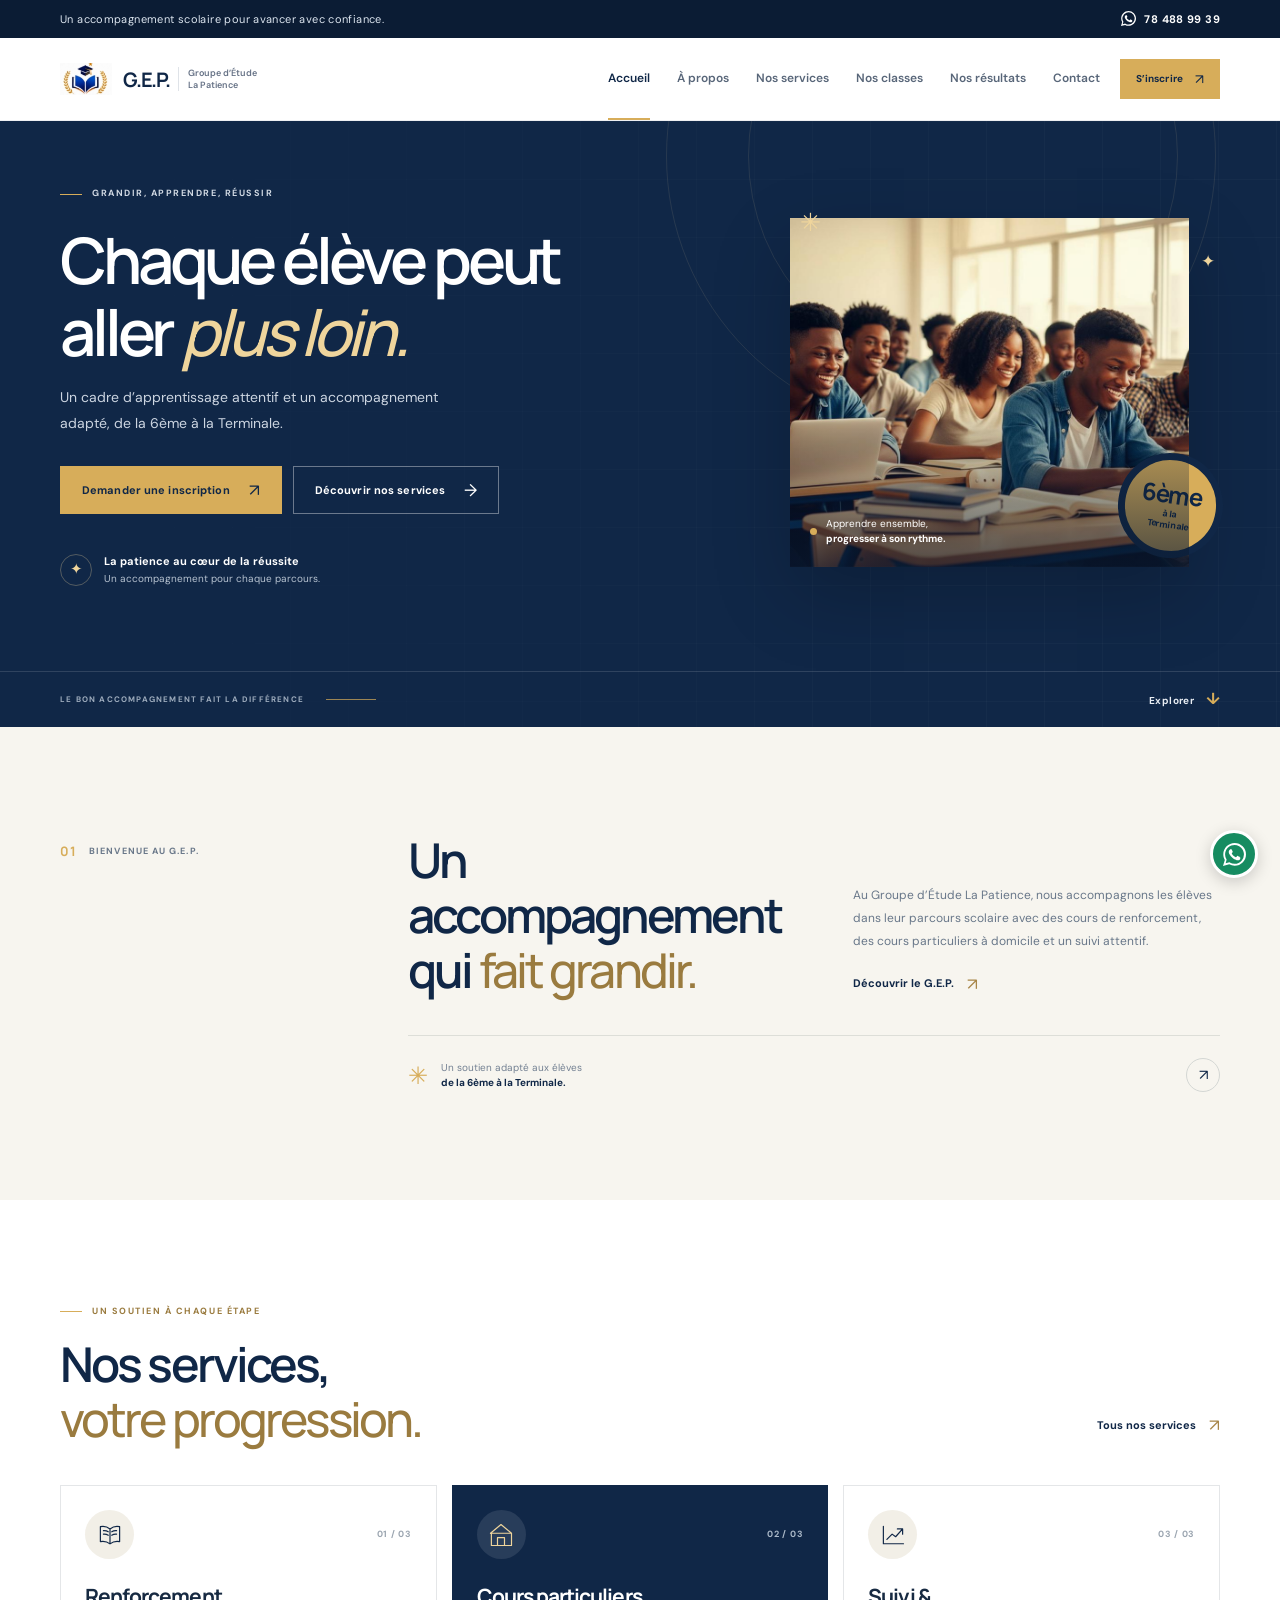
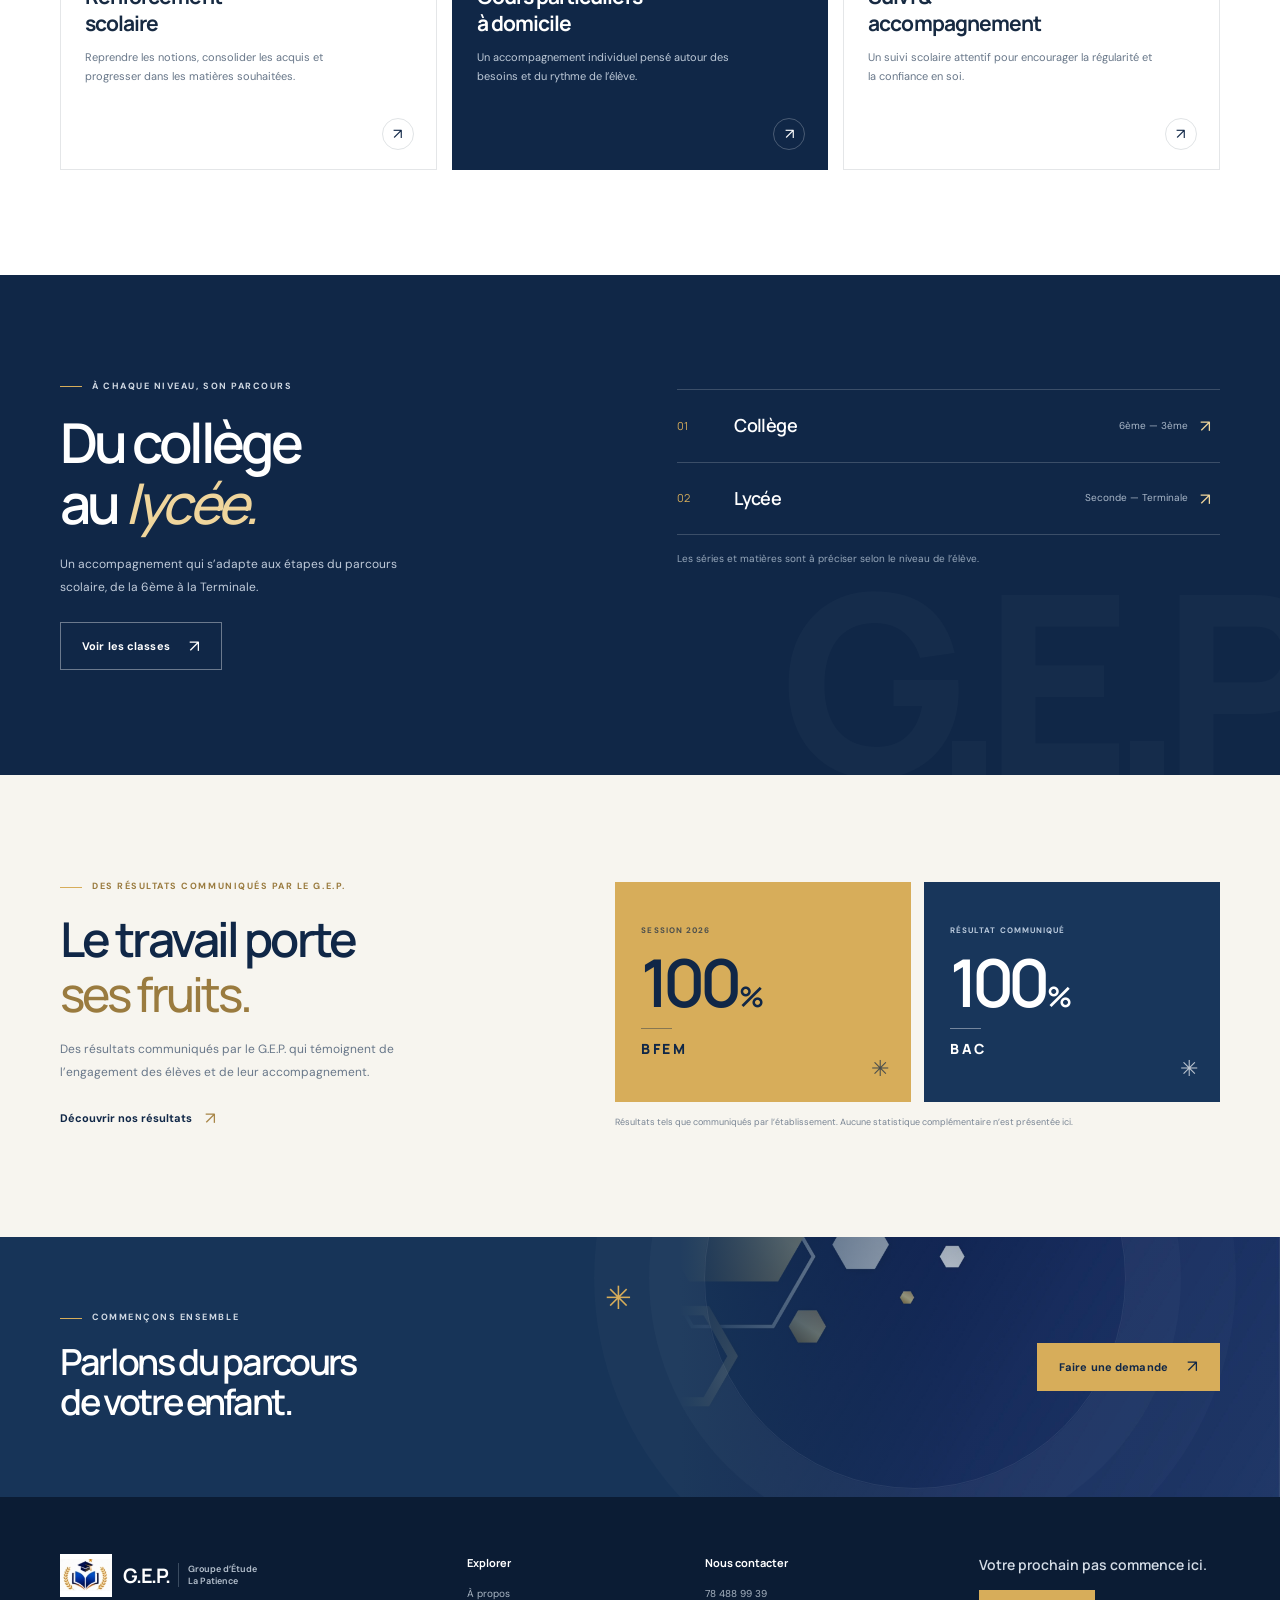
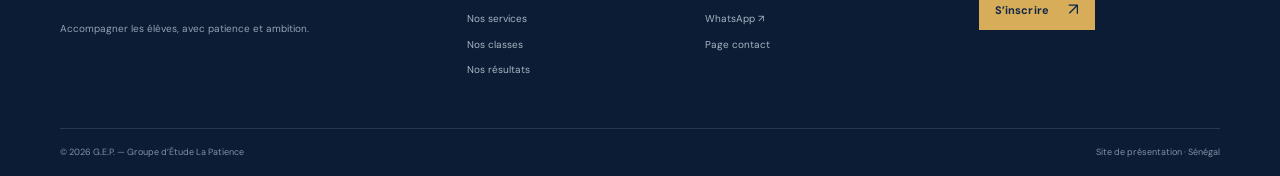
<file: index.html>
<!doctype html>
<html lang="fr">
<head>
  <meta charset="utf-8">
  <meta name="viewport" content="width=device-width, initial-scale=1">
  <meta name="theme-color" content="#102747">
  <meta name="description" content="G.E.P. — Groupe d'Étude La Patience accompagne les élèves de la 6ème à la Terminale avec des cours de renforcement et un suivi adapté.">
  <title>G.E.P. — Groupe d'Étude La Patience</title>
  <link rel="preconnect" href="https://fonts.googleapis.com">
  <link rel="preconnect" href="https://fonts.gstatic.com" crossorigin>
  <link href="https://fonts.googleapis.com/css2?family=DM+Sans:wght@400;500;600;700&family=Manrope:wght@400;500;600;700;800&display=swap" rel="stylesheet">
  <link rel="stylesheet" href="styles.css">
  <script src="script.js" defer></script>
</head>
<body>
  <a class="skip-link" href="#contenu">Aller au contenu</a>
  <div class="topbar">
    <div class="container topbar-inner">
      <p>Un accompagnement scolaire pour avancer avec confiance.</p>
      <a href="https://wa.me/221784889939" target="_blank" rel="noopener noreferrer" aria-label="Contacter G.E.P. sur WhatsApp">
        <svg viewBox="0 0 24 24" aria-hidden="true"><path d="M20.5 3.5A11.8 11.8 0 0 0 12.1 0C5.6 0 .3 5.3.3 11.8c0 2.1.5 4.1 1.6 5.9L0 24l6.5-1.7a11.8 11.8 0 0 0 5.6 1.4h.1c6.5 0 11.8-5.3 11.8-11.8 0-3.2-1.2-6.1-3.5-8.4ZM12.1 21.7a9.9 9.9 0 0 1-5-1.4l-.4-.2-3.9 1 1-3.8-.2-.4a9.8 9.8 0 1 1 8.5 4.8Zm5.4-7.3c-.3-.1-1.7-.8-2-.9-.3-.1-.5-.1-.7.1l-.9 1.1c-.2.2-.3.2-.6.1a8.1 8.1 0 0 1-2.4-1.5 9 9 0 0 1-1.7-2.1c-.2-.3 0-.4.1-.6l.5-.6.3-.5c.1-.2 0-.4 0-.6L9.2 7c-.2-.5-.5-.4-.7-.4H8c-.2 0-.6.1-.9.4-.3.3-1.1 1.1-1.1 2.5s1.1 2.9 1.3 3.1c.1.2 2.2 3.4 5.3 4.7.7.3 1.2.5 1.6.6.7.2 1.3.2 1.8.1.6-.1 1.7-.7 1.9-1.4.2-.7.2-1.3.1-1.4-.1-.2-.3-.3-.6-.4Z"/></svg>
        <span>78 488 99 39</span>
      </a>
    </div>
  </div>

  <header class="site-header">
    <div class="container header-inner">
      <a class="brand" href="index.html" aria-label="G.E.P., accueil">
        <span class="brand-mark" aria-hidden="true"><span>G</span><i></i></span>
        <span class="brand-name"><strong>G.E.P.</strong><small>Groupe d’Étude<br>La Patience</small></span>
      </a>
      <button class="menu-toggle" type="button" aria-expanded="false" aria-controls="primary-navigation" aria-label="Ouvrir le menu">
        <span></span><span></span><span></span>
      </button>
      <nav class="primary-navigation" id="primary-navigation" aria-label="Navigation principale">
        <a class="nav-link active" href="index.html" aria-current="page">Accueil</a>
        <a class="nav-link" href="a-propos.html">À propos</a>
        <a class="nav-link" href="services.html">Nos services</a>
        <a class="nav-link" href="classes.html">Nos classes</a>
        <a class="nav-link" href="resultats.html">Nos résultats</a>
        <a class="nav-link nav-contact" href="contact.html">Contact</a>
        <a class="button button-gold nav-cta" href="inscription.html">S’inscrire <span aria-hidden="true">↗</span></a>
      </nav>
    </div>
  </header>

  <main id="contenu">
    <section class="hero">
      <div class="hero-orb hero-orb-one" aria-hidden="true"></div>
      <div class="hero-orb hero-orb-two" aria-hidden="true"></div>
      <div class="container hero-grid">
        <div class="hero-copy reveal">
          <div class="eyebrow eyebrow-light"><span></span> GRANDIR, APPRENDRE, RÉUSSIR</div>
          <h1>Chaque élève peut<br>aller <em>plus loin.</em></h1>
          <p class="hero-lead">Un cadre d’apprentissage attentif et un accompagnement adapté, de la 6ème à la Terminale.</p>
          <div class="hero-actions">
            <a class="button button-gold" href="inscription.html">Demander une inscription <span aria-hidden="true">↗</span></a>
            <a class="button button-outline" href="services.html">Découvrir nos services <span aria-hidden="true">→</span></a>
          </div>
          <div class="hero-note">
            <span class="note-icon" aria-hidden="true">✦</span>
            <p><strong>La patience au cœur de la réussite</strong><br>Un accompagnement pour chaque parcours.</p>
          </div>
        </div>
        <div class="hero-visual hero-photo reveal">
          <div class="visual-frame">
            <img class="hero-photo-image" src="imagesGeP/ima.jpg" alt="Des élèves étudient ensemble dans une salle de classe">
            <div class="visual-caption"><span class="caption-dot"></span><span>Apprendre ensemble,<br><strong>progresser à son rythme.</strong></span></div>
          </div>
          <div class="visual-badge"><strong>6ème</strong><span>à la<br>Terminale</span></div>
          <div class="visual-sparkle sparkle-one" aria-hidden="true">✳</div>
          <div class="visual-sparkle sparkle-two" aria-hidden="true">✦</div>
        </div>
      </div>
      <div class="hero-bottom">
        <div class="container hero-bottom-inner">
          <span>LE BON ACCOMPAGNEMENT FAIT LA DIFFÉRENCE</span>
          <div class="hero-bottom-line"></div>
          <a href="#services">Explorer <span aria-hidden="true">↓</span></a>
        </div>
      </div>
    </section>

    <section class="intro-section section-pad">
      <div class="container intro-grid">
        <div class="section-label reveal"><span class="label-number">01</span><span>BIENVENUE AU G.E.P.</span></div>
        <div class="intro-content reveal">
          <h2>Un accompagnement<br>qui <span>fait grandir.</span></h2>
          <div class="intro-text">
            <p>Au Groupe d’Étude La Patience, nous accompagnons les élèves dans leur parcours scolaire avec des cours de renforcement, des cours particuliers à domicile et un suivi attentif.</p>
            <a class="text-link" href="a-propos.html">Découvrir le G.E.P. <span aria-hidden="true">↗</span></a>
          </div>
        </div>
        <div class="intro-bottom reveal">
          <span class="intro-star" aria-hidden="true">✳</span>
          <p>Un soutien adapté aux élèves<br><strong>de la 6ème à la Terminale.</strong></p>
          <a href="classes.html" aria-label="Découvrir les classes" class="round-arrow">↗</a>
        </div>
      </div>
    </section>

    <section class="services-section section-pad" id="services">
      <div class="container">
        <div class="section-heading reveal">
          <div>
            <div class="eyebrow"><span></span> UN SOUTIEN À CHAQUE ÉTAPE</div>
            <h2>Nos services,<br><span>votre progression.</span></h2>
          </div>
          <a class="text-link" href="services.html">Tous nos services <span aria-hidden="true">↗</span></a>
        </div>
        <div class="service-grid">
          <article class="service-card reveal">
            <div class="service-card-top"><span class="service-icon icon-book" aria-hidden="true"><svg viewBox="0 0 32 32"><path d="M5 6.5c4.2-.9 7.9.1 11 2.6v17c-3.1-2.5-6.8-3.4-11-2.6v-17Zm22 0c-4.2-.9-7.9.1-11 2.6v17c3.1-2.5 6.8-3.4 11-2.6v-17Z"/><path d="M8.5 11c2-.2 4 .3 5.5 1.3M8.5 15c2-.2 4 .3 5.5 1.3m9.5-5.3c-2-.2-4 .3-5.5 1.3m5.5 2.7c-2-.2-4 .3-5.5 1.3"/></svg></span><span class="service-index">01 / 03</span></div>
            <h3>Renforcement<br>scolaire</h3>
            <p>Reprendre les notions, consolider les acquis et progresser dans les matières souhaitées.</p>
            <a href="services.html" class="card-arrow" aria-label="En savoir plus sur le renforcement scolaire">↗</a>
          </article>
          <article class="service-card service-card-featured reveal">
            <div class="service-card-top"><span class="service-icon icon-home" aria-hidden="true"><svg viewBox="0 0 32 32"><path d="m4 14 12-10 12 10v14H5V14h22M12 28v-9h8v9M9 14h14"/></svg></span><span class="service-index">02 / 03</span></div>
            <h3>Cours particuliers<br>à domicile</h3>
            <p>Un accompagnement individuel pensé autour des besoins et du rythme de l’élève.</p>
            <a href="services.html" class="card-arrow" aria-label="En savoir plus sur les cours particuliers à domicile">↗</a>
          </article>
          <article class="service-card reveal">
            <div class="service-card-top"><span class="service-icon icon-growth" aria-hidden="true"><svg viewBox="0 0 32 32"><path d="M5 26V6m0 20h23M9 21l6-6 4 3 8-9m-6 0h6v6"/></svg></span><span class="service-index">03 / 03</span></div>
            <h3>Suivi &amp;<br>accompagnement</h3>
            <p>Un suivi scolaire attentif pour encourager la régularité et la confiance en soi.</p>
            <a href="services.html" class="card-arrow" aria-label="En savoir plus sur le suivi scolaire">↗</a>
          </article>
        </div>
      </div>
    </section>

    <section class="levels-section section-pad">
      <div class="container levels-grid">
        <div class="levels-copy reveal">
          <div class="eyebrow eyebrow-light"><span></span> À CHAQUE NIVEAU, SON PARCOURS</div>
          <h2>Du collège<br>au <em>lycée.</em></h2>
          <p>Un accompagnement qui s’adapte aux étapes du parcours scolaire, de la 6ème à la Terminale.</p>
          <a class="button button-outline" href="classes.html">Voir les classes <span aria-hidden="true">↗</span></a>
        </div>
        <div class="levels-list reveal">
          <a href="classes.html#college"><span class="level-count">01</span><span class="level-title">Collège</span><span class="level-detail">6ème — 3ème</span><span class="level-arrow">↗</span></a>
          <a href="classes.html#lycee"><span class="level-count">02</span><span class="level-title">Lycée</span><span class="level-detail">Seconde — Terminale</span><span class="level-arrow">↗</span></a>
          <p>Les séries et matières sont à préciser selon le niveau de l’élève.</p>
        </div>
      </div>
      <div class="levels-decoration" aria-hidden="true">G.E.P.</div>
    </section>

    <section class="results-section section-pad">
      <div class="container results-grid">
        <div class="results-copy reveal">
          <div class="eyebrow"><span></span> DES RÉSULTATS COMMUNIQUÉS PAR LE G.E.P.</div>
          <h2>Le travail porte<br><span>ses fruits.</span></h2>
          <p>Des résultats communiqués par le G.E.P. qui témoignent de l’engagement des élèves et de leur accompagnement.</p>
          <a class="text-link" href="resultats.html">Découvrir nos résultats <span aria-hidden="true">↗</span></a>
        </div>
        <div class="results-cards reveal">
          <article class="result-card">
            <span class="result-year">SESSION 2026</span>
            <strong>100<span>%</span></strong>
            <div class="result-divider"></div>
            <span class="result-exam">BFEM</span>
            <span class="result-mark" aria-hidden="true">✳</span>
          </article>
          <article class="result-card result-card-blue">
            <span class="result-year">RÉSULTAT COMMUNIQUÉ</span>
            <strong>100<span>%</span></strong>
            <div class="result-divider"></div>
            <span class="result-exam">BAC</span>
            <span class="result-mark" aria-hidden="true">✳</span>
          </article>
          <p class="results-note">Résultats tels que communiqués par l’établissement. Aucune statistique complémentaire n’est présentée ici.</p>
        </div>
      </div>
    </section>

    <section class="cta-section">
      <div class="container cta-inner reveal">
        <div class="cta-star" aria-hidden="true">✳</div>
        <div><span class="eyebrow eyebrow-light"><span></span> COMMENÇONS ENSEMBLE</span><h2>Parlons du parcours<br>de votre enfant.</h2></div>
        <a class="button button-gold" href="inscription.html">Faire une demande <span aria-hidden="true">↗</span></a>
      </div>
    </section>
  </main>

  <footer class="site-footer">
    <div class="container footer-main">
      <div class="footer-brand">
        <a class="brand brand-footer" href="index.html" aria-label="G.E.P., accueil">
          <span class="brand-mark" aria-hidden="true"><span>G</span><i></i></span>
          <span class="brand-name"><strong>G.E.P.</strong><small>Groupe d’Étude<br>La Patience</small></span>
        </a>
        <p>Accompagner les élèves, avec patience et ambition.</p>
      </div>
      <div class="footer-column"><strong>Explorer</strong><a href="a-propos.html">À propos</a><a href="services.html">Nos services</a><a href="classes.html">Nos classes</a><a href="resultats.html">Nos résultats</a></div>
      <div class="footer-column"><strong>Nous contacter</strong><a href="tel:+221784889939">78 488 99 39</a><a href="https://wa.me/221784889939" target="_blank" rel="noopener noreferrer">WhatsApp ↗</a><a href="contact.html">Page contact</a></div>
      <div class="footer-action"><span>Votre prochain pas commence ici.</span><a class="button button-gold" href="inscription.html">S’inscrire <span aria-hidden="true">↗</span></a></div>
    </div>
    <div class="container footer-bottom"><span>© <span data-current-year>2026</span> G.E.P. — Groupe d’Étude La Patience</span><span>Site de présentation · Sénégal</span></div>
  </footer>

  <a class="floating-whatsapp" href="https://wa.me/221784889939" target="_blank" rel="noopener noreferrer" aria-label="Écrire au G.E.P. sur WhatsApp">
    <svg viewBox="0 0 24 24" aria-hidden="true"><path d="M20.5 3.5A11.8 11.8 0 0 0 12.1 0C5.6 0 .3 5.3.3 11.8c0 2.1.5 4.1 1.6 5.9L0 24l6.5-1.7a11.8 11.8 0 0 0 5.6 1.4h.1c6.5 0 11.8-5.3 11.8-11.8 0-3.2-1.2-6.1-3.5-8.4ZM12.1 21.7a9.9 9.9 0 0 1-5-1.4l-.4-.2-3.9 1 1-3.8-.2-.4a9.8 9.8 0 1 1 8.5 4.8Zm5.4-7.3c-.3-.1-1.7-.8-2-.9-.3-.1-.5-.1-.7.1l-.9 1.1c-.2.2-.3.2-.6.1a8.1 8.1 0 0 1-2.4-1.5 9 9 0 0 1-1.7-2.1c-.2-.3 0-.4.1-.6l.5-.6.3-.5c.1-.2 0-.4 0-.6L9.2 7c-.2-.5-.5-.4-.7-.4H8c-.2 0-.6.1-.9.4-.3.3-1.1 1.1-1.1 2.5s1.1 2.9 1.3 3.1c.1.2 2.2 3.4 5.3 4.7.7.3 1.2.5 1.6.6.7.2 1.3.2 1.8.1.6-.1 1.7-.7 1.9-1.4.2-.7.2-1.3.1-1.4-.1-.2-.3-.3-.6-.4Z"/></svg>
  </a>
</body>
</html>
</file>
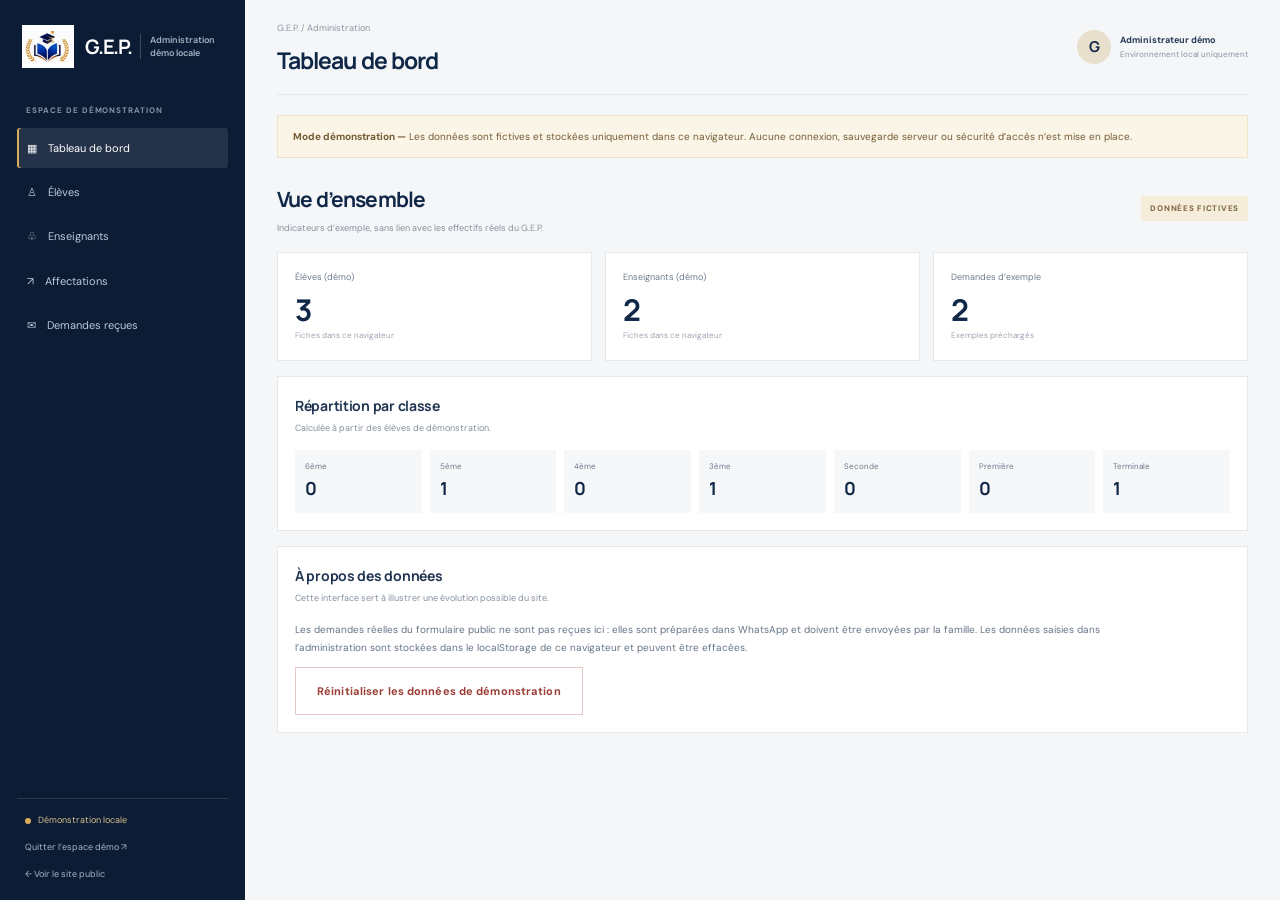
<file: admin/index.html>
<!doctype html>
<html lang="fr">
<head>
  <meta charset="utf-8"><meta name="viewport" content="width=device-width, initial-scale=1"><meta name="theme-color" content="#102747"><meta name="robots" content="noindex,nofollow">
  <title>Administration démo — G.E.P.</title><link rel="preconnect" href="https://fonts.googleapis.com"><link rel="preconnect" href="https://fonts.gstatic.com" crossorigin><link href="https://fonts.googleapis.com/css2?family=DM+Sans:wght@400;500;600;700&family=Manrope:wght@400;500;600;700;800&display=swap" rel="stylesheet"><link rel="stylesheet" href="../styles.css"><script src="admin.js" defer></script>
</head>
<body class="admin-page">
  <aside class="admin-sidebar"><a class="brand brand-footer" href="../index.html"><span class="brand-mark" aria-hidden="true"><span>G</span><i></i></span><span class="brand-name"><strong>G.E.P.</strong><small>Administration<br>démo locale</small></span></a><div class="admin-sidebar-label">ESPACE DE DÉMONSTRATION</div><nav class="admin-nav" aria-label="Navigation administration"><a class="active" href="#dashboard" data-admin-tab="dashboard">▦ <span>Tableau de bord</span></a><a href="#eleves" data-admin-tab="eleves">♙ <span>Élèves</span></a><a href="#enseignants" data-admin-tab="enseignants">♧ <span>Enseignants</span></a><a href="#affectations" data-admin-tab="affectations">↗ <span>Affectations</span></a><a href="#demandes" data-admin-tab="demandes">✉ <span>Demandes reçues</span></a></nav><div class="admin-sidebar-bottom"><span class="demo-status"><i></i> Démonstration locale</span><a href="connexion.html">Quitter l’espace démo ↗</a><a href="../index.html">← Voir le site public</a></div></aside>
  <main class="admin-main">
    <header class="admin-topbar"><div><span class="admin-breadcrumb">G.E.P. / Administration</span><h1 id="admin-page-title">Tableau de bord</h1></div><div class="admin-user"><span class="admin-avatar">G</span><span><strong>Administrateur démo</strong><small>Environnement local uniquement</small></span></div></header>
    <div class="admin-demo-banner"><strong>Mode démonstration —</strong> Les données sont fictives et stockées uniquement dans ce navigateur. Aucune connexion, sauvegarde serveur ou sécurité d’accès n’est mise en place.</div>
    <section class="admin-panel active" id="panel-dashboard" data-panel="dashboard">
      <div class="admin-welcome"><div><h2>Vue d’ensemble</h2><p>Indicateurs d’exemple, sans lien avec les effectifs réels du G.E.P.</p></div><span class="sample-badge">DONNÉES FICTIVES</span></div>
      <div class="stat-grid"><article class="stat-card"><span>Élèves (démo)</span><strong data-stat="students">0</strong><small>Fiches dans ce navigateur</small></article><article class="stat-card"><span>Enseignants (démo)</span><strong data-stat="teachers">0</strong><small>Fiches dans ce navigateur</small></article><article class="stat-card"><span>Demandes d’exemple</span><strong data-stat="requests">0</strong><small>Exemples préchargés</small></article></div>
      <section class="admin-card"><div class="admin-card-heading"><div><h2>Répartition par classe</h2><p>Calculée à partir des élèves de démonstration.</p></div></div><div class="class-stats" id="class-stats"></div></section>
      <section class="admin-card"><div class="admin-card-heading"><div><h2>À propos des données</h2><p>Cette interface sert à illustrer une évolution possible du site.</p></div></div><p class="admin-copy">Les demandes réelles du formulaire public ne sont pas reçues ici : elles sont préparées dans WhatsApp et doivent être envoyées par la famille. Les données saisies dans l’administration sont stockées dans le localStorage de ce navigateur et peuvent être effacées.</p><button class="button button-danger" type="button" data-action="reset-demo">Réinitialiser les données de démonstration</button></section>
    </section>
    <section class="admin-panel" id="panel-eleves" data-panel="eleves"><div class="admin-welcome"><div><h2>Gestion des élèves</h2><p>Fiches locales de démonstration uniquement.</p></div><button class="button button-navy" type="button" data-action="new-student">＋ Ajouter un élève</button></div><div class="admin-card"><div class="admin-card-heading"><div><h2>Élèves</h2><p>Les modifications ne quittent pas ce navigateur.</p></div></div><div class="table-wrap"><table><thead><tr><th>Élève</th><th>Classe / série</th><th>Établissement</th><th>Matières</th><th>Parent / téléphone</th><th>Quartier</th><th>Actions</th></tr></thead><tbody id="student-rows"></tbody></table></div></div></section>
    <section class="admin-panel" id="panel-enseignants" data-panel="enseignants"><div class="admin-welcome"><div><h2>Gestion des enseignants</h2><p>Profils fictifs modifiables dans cette démonstration.</p></div><button class="button button-navy" type="button" data-action="new-teacher">＋ Ajouter un enseignant</button></div><div class="admin-card"><div class="admin-card-heading"><div><h2>Enseignants</h2><p>Informations d’exemple uniquement.</p></div></div><div class="table-wrap"><table><thead><tr><th>Nom</th><th>Téléphone</th><th>Matières</th><th>Classes</th><th>Disponibilités</th><th>Actions</th></tr></thead><tbody id="teacher-rows"></tbody></table></div></div></section>
    <section class="admin-panel" id="panel-affectations" data-panel="affectations"><div class="admin-welcome"><div><h2>Affectations</h2><p>Associer un enseignant et un élève dans la démonstration.</p></div></div><div class="admin-card"><div class="admin-card-heading"><div><h2>Nouvelle affectation</h2><p>Vérifiez manuellement matière, classe et disponibilités avant toute décision réelle.</p></div></div><form id="assignment-form" class="admin-form-grid"><label>Élève<select name="student" required id="assignment-student"></select></label><label>Matière<select name="subject" required id="assignment-subject"><option value="">Choisir une matière</option></select></label><label>Enseignant<select name="teacher" required id="assignment-teacher"></select></label><label>Disponibilités / note<input name="availability" maxlength="140" placeholder="À confirmer avec la famille"></label><button class="button button-navy" type="submit">Créer l’affectation</button><p class="form-error" id="assignment-error" role="alert"></p></form></div><div class="admin-card"><div class="admin-card-heading"><div><h2>Affectations enregistrées</h2><p>Enregistrements de démonstration locale.</p></div></div><div class="table-wrap"><table><thead><tr><th>Élève</th><th>Enseignant</th><th>Matière</th><th>Classe</th><th>Disponibilités / note</th><th>Actions</th></tr></thead><tbody id="assignment-rows"></tbody></table></div></div></section>
    <section class="admin-panel" id="panel-demandes" data-panel="demandes"><div class="admin-welcome"><div><h2>Demandes d’inscription</h2><p>Exemples fictifs uniquement. Le formulaire public n’enregistre pas les demandes ici.</p></div></div><div class="admin-demo-banner inset"><strong>Important —</strong> Les demandes réelles sont envoyées manuellement par les familles via WhatsApp ; cette liste n’est pas synchronisée avec WhatsApp.</div><div class="admin-card"><div class="admin-card-heading"><div><h2>Demandes d’exemple</h2><p>Contenu fictif préchargé à des fins d’illustration.</p></div></div><div class="table-wrap"><table><thead><tr><th>Élève</th><th>Classe</th><th>Matières</th><th>Parent</th><th>Téléphone</th><th>Formule</th><th>Quartier</th></tr></thead><tbody id="request-rows"></tbody></table></div></div></section>
  </main>
  <dialog class="admin-dialog" id="record-dialog"><form id="record-form" method="dialog"><div class="dialog-heading"><div><span class="eyebrow"><span></span> FICHE DE DÉMONSTRATION</span><h2 id="record-dialog-title">Ajouter une fiche</h2></div><button class="dialog-close" type="button" aria-label="Fermer">×</button></div><div id="record-fields" class="dialog-fields"></div><p class="form-error" id="record-error" role="alert"></p><div class="dialog-actions"><button class="button button-muted" type="button" data-action="cancel-dialog">Annuler</button><button class="button button-navy" type="submit">Enregistrer localement</button></div></form></dialog>
</body></html>
</file>
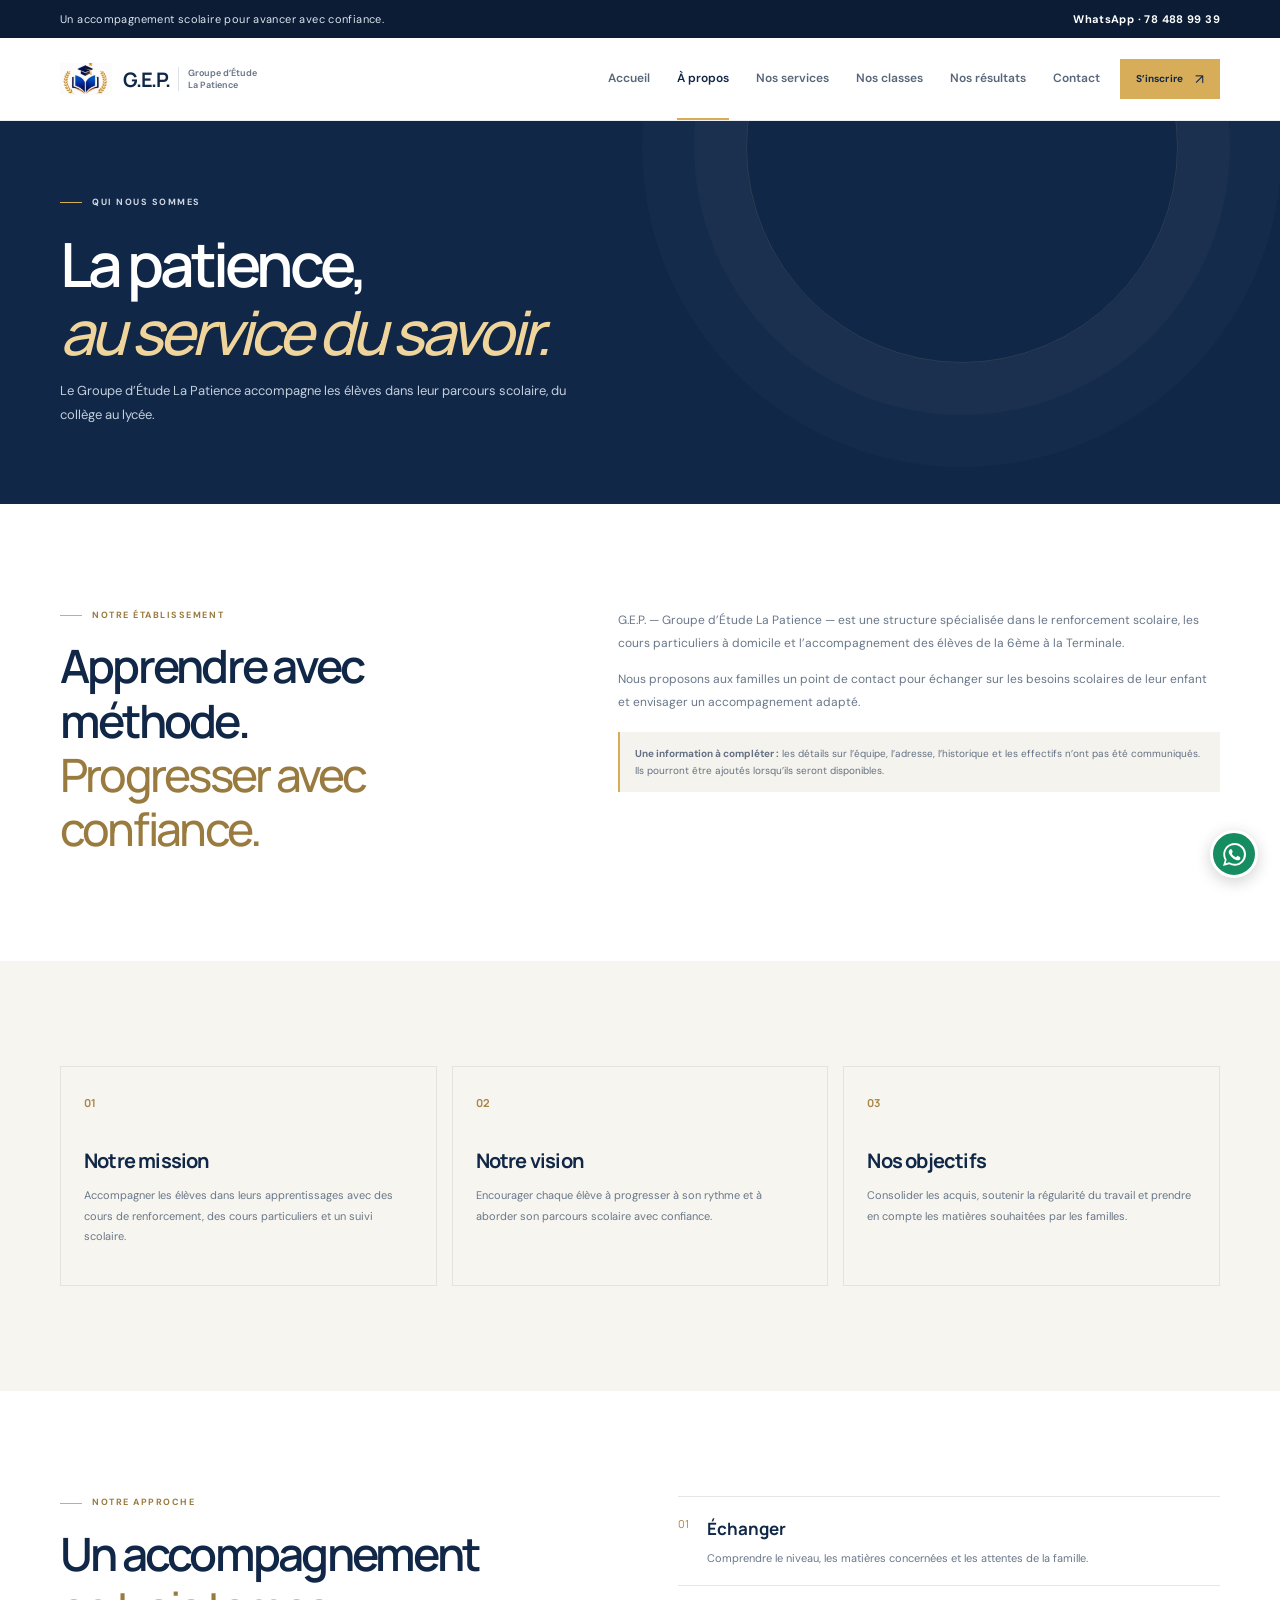
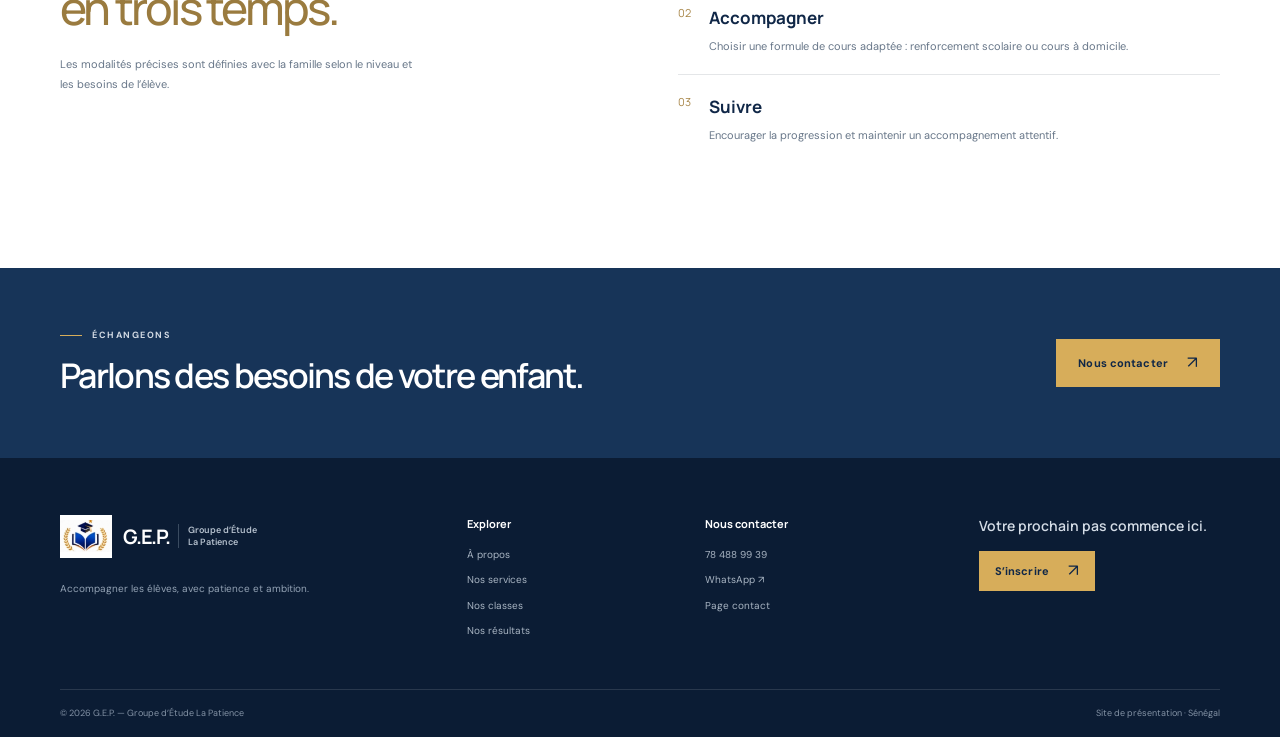
<file: a-propos.html>
<!doctype html>
<html lang="fr">
<head>
  <meta charset="utf-8"><meta name="viewport" content="width=device-width, initial-scale=1"><meta name="theme-color" content="#102747">
  <meta name="description" content="Découvrez la mission, la vision et la méthode d'accompagnement du Groupe d'Étude La Patience.">
  <title>À propos — G.E.P. Groupe d'Étude La Patience</title>
  <link rel="preconnect" href="https://fonts.googleapis.com"><link rel="preconnect" href="https://fonts.gstatic.com" crossorigin>
  <link href="https://fonts.googleapis.com/css2?family=DM+Sans:wght@400;500;600;700&family=Manrope:wght@400;500;600;700;800&display=swap" rel="stylesheet"><link rel="stylesheet" href="styles.css"><script src="script.js" defer></script>
</head>
<body>
  <a class="skip-link" href="#contenu">Aller au contenu</a>
  <div class="topbar"><div class="container topbar-inner"><p>Un accompagnement scolaire pour avancer avec confiance.</p><a href="https://wa.me/221784889939" target="_blank" rel="noopener noreferrer">WhatsApp · 78 488 99 39</a></div></div>
  <header class="site-header"><div class="container header-inner">
    <a class="brand" href="index.html" aria-label="G.E.P., accueil"><span class="brand-mark" aria-hidden="true"><span>G</span><i></i></span><span class="brand-name"><strong>G.E.P.</strong><small>Groupe d’Étude<br>La Patience</small></span></a>
    <button class="menu-toggle" type="button" aria-expanded="false" aria-controls="primary-navigation" aria-label="Ouvrir le menu"><span></span><span></span><span></span></button>
    <nav class="primary-navigation" id="primary-navigation" aria-label="Navigation principale">
      <a class="nav-link" href="index.html">Accueil</a><a class="nav-link active" href="a-propos.html" aria-current="page">À propos</a><a class="nav-link" href="services.html">Nos services</a><a class="nav-link" href="classes.html">Nos classes</a><a class="nav-link" href="resultats.html">Nos résultats</a><a class="nav-link nav-contact" href="contact.html">Contact</a><a class="button button-gold nav-cta" href="inscription.html">S’inscrire <span>↗</span></a>
    </nav>
  </div></header>
  <main id="contenu">
    <section class="page-hero"><div class="container"><div class="eyebrow eyebrow-light"><span></span> QUI NOUS SOMMES</div><h1>La patience,<br><em>au service du savoir.</em></h1><p>Le Groupe d’Étude La Patience accompagne les élèves dans leur parcours scolaire, du collège au lycée.</p></div></section>
    <section class="section-pad"><div class="container content-two-column">
      <div><div class="eyebrow"><span></span> NOTRE ÉTABLISSEMENT</div><h2 class="content-title">Apprendre avec méthode.<br><span>Progresser avec confiance.</span></h2></div>
      <div class="content-copy"><p>G.E.P. — Groupe d’Étude La Patience — est une structure spécialisée dans le renforcement scolaire, les cours particuliers à domicile et l’accompagnement des élèves de la 6ème à la Terminale.</p><p>Nous proposons aux familles un point de contact pour échanger sur les besoins scolaires de leur enfant et envisager un accompagnement adapté.</p><p class="notice-inline"><strong>Une information à compléter :</strong> les détails sur l’équipe, l’adresse, l’historique et les effectifs n’ont pas été communiqués. Ils pourront être ajoutés lorsqu’ils seront disponibles.</p></div>
    </div></section>
    <section class="section-pad soft-section"><div class="container value-grid">
      <article class="value-card"><span class="value-number">01</span><h2>Notre mission</h2><p>Accompagner les élèves dans leurs apprentissages avec des cours de renforcement, des cours particuliers et un suivi scolaire.</p></article>
      <article class="value-card"><span class="value-number">02</span><h2>Notre vision</h2><p>Encourager chaque élève à progresser à son rythme et à aborder son parcours scolaire avec confiance.</p></article>
      <article class="value-card"><span class="value-number">03</span><h2>Nos objectifs</h2><p>Consolider les acquis, soutenir la régularité du travail et prendre en compte les matières souhaitées par les familles.</p></article>
    </div></section>
    <section class="section-pad"><div class="container method-grid"><div><div class="eyebrow"><span></span> NOTRE APPROCHE</div><h2 class="content-title">Un accompagnement<br><span>en trois temps.</span></h2><p class="muted-copy">Les modalités précises sont définies avec la famille selon le niveau et les besoins de l’élève.</p></div><div class="method-steps">
      <article><span>01</span><div><h3>Échanger</h3><p>Comprendre le niveau, les matières concernées et les attentes de la famille.</p></div></article>
      <article><span>02</span><div><h3>Accompagner</h3><p>Choisir une formule de cours adaptée : renforcement scolaire ou cours à domicile.</p></div></article>
      <article><span>03</span><div><h3>Suivre</h3><p>Encourager la progression et maintenir un accompagnement attentif.</p></div></article>
    </div></div></section>
    <section class="mini-cta"><div class="container mini-cta-inner"><div><div class="eyebrow eyebrow-light"><span></span> ÉCHANGEONS</div><h2>Parlons des besoins de votre enfant.</h2></div><a class="button button-gold" href="contact.html">Nous contacter <span>↗</span></a></div></section>
  </main>
  <footer class="site-footer"><div class="container footer-main"><div class="footer-brand"><a class="brand brand-footer" href="index.html"><span class="brand-mark" aria-hidden="true"><span>G</span><i></i></span><span class="brand-name"><strong>G.E.P.</strong><small>Groupe d’Étude<br>La Patience</small></span></a><p>Accompagner les élèves, avec patience et ambition.</p></div><div class="footer-column"><strong>Explorer</strong><a href="a-propos.html">À propos</a><a href="services.html">Nos services</a><a href="classes.html">Nos classes</a><a href="resultats.html">Nos résultats</a></div><div class="footer-column"><strong>Nous contacter</strong><a href="tel:+221784889939">78 488 99 39</a><a href="https://wa.me/221784889939" target="_blank" rel="noopener noreferrer">WhatsApp ↗</a><a href="contact.html">Page contact</a></div><div class="footer-action"><span>Votre prochain pas commence ici.</span><a class="button button-gold" href="inscription.html">S’inscrire <span>↗</span></a></div></div><div class="container footer-bottom"><span>© <span data-current-year>2026</span> G.E.P. — Groupe d’Étude La Patience</span><span>Site de présentation · Sénégal</span></div></footer>
  <a class="floating-whatsapp" href="https://wa.me/221784889939" target="_blank" rel="noopener noreferrer" aria-label="Écrire au G.E.P. sur WhatsApp"><svg viewBox="0 0 24 24" aria-hidden="true"><path d="M20.5 3.5A11.8 11.8 0 0 0 12.1 0C5.6 0 .3 5.3.3 11.8c0 2.1.5 4.1 1.6 5.9L0 24l6.5-1.7a11.8 11.8 0 0 0 5.6 1.4h.1c6.5 0 11.8-5.3 11.8-11.8 0-3.2-1.2-6.1-3.5-8.4ZM12.1 21.7a9.9 9.9 0 0 1-5-1.4l-.4-.2-3.9 1 1-3.8-.2-.4a9.8 9.8 0 1 1 8.5 4.8Zm5.4-7.3c-.3-.1-1.7-.8-2-.9-.3-.1-.5-.1-.7.1l-.9 1.1c-.2.2-.3.2-.6.1a8.1 8.1 0 0 1-2.4-1.5 9 9 0 0 1-1.7-2.1c-.2-.3 0-.4.1-.6l.5-.6.3-.5c.1-.2 0-.4 0-.6L9.2 7c-.2-.5-.5-.4-.7-.4H8c-.2 0-.6.1-.9.4-.3.3-1.1 1.1-1.1 2.5s1.1 2.9 1.3 3.1c.1.2 2.2 3.4 5.3 4.7.7.3 1.2.5 1.6.6.7.2 1.3.2 1.8.1.6-.1 1.7-.7 1.9-1.4.2-.7.2-1.3.1-1.4-.1-.2-.3-.3-.6-.4Z"/></svg></a>
</body></html>
</file>
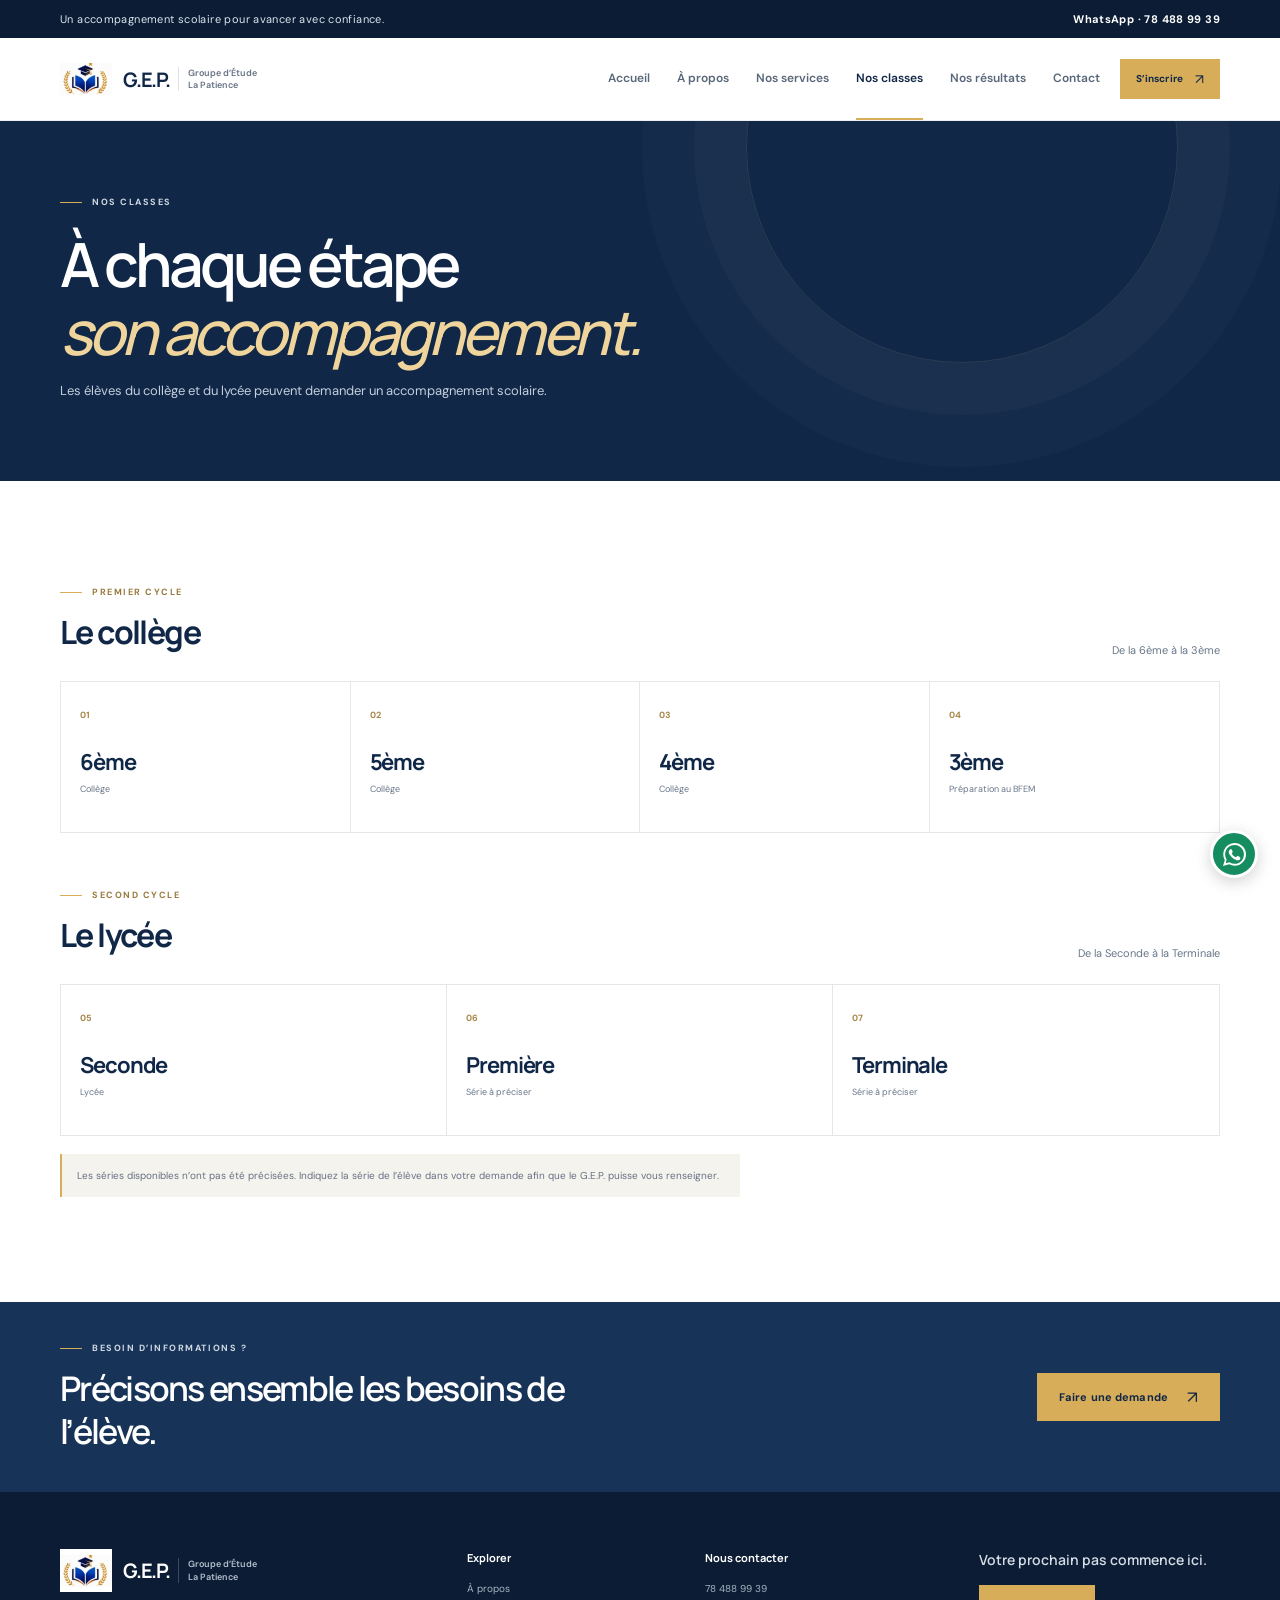
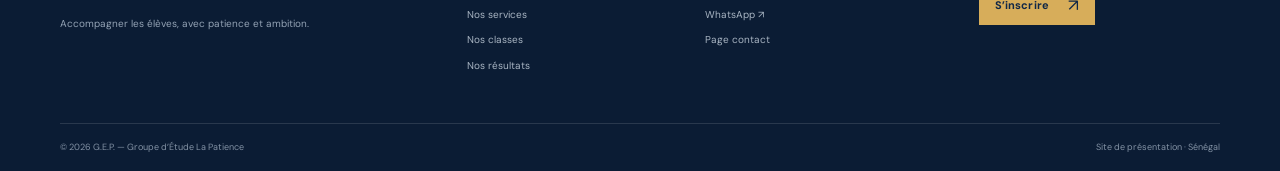
<file: classes.html>
<!doctype html>
<html lang="fr">
<head>
  <meta charset="utf-8"><meta name="viewport" content="width=device-width, initial-scale=1"><meta name="theme-color" content="#102747"><meta name="description" content="Niveaux accompagnés au G.E.P. : collège de la 6ème à la 3ème et lycée de la Seconde à la Terminale.">
  <title>Nos classes — G.E.P. Groupe d'Étude La Patience</title><link rel="preconnect" href="https://fonts.googleapis.com"><link rel="preconnect" href="https://fonts.gstatic.com" crossorigin><link href="https://fonts.googleapis.com/css2?family=DM+Sans:wght@400;500;600;700&family=Manrope:wght@400;500;600;700;800&display=swap" rel="stylesheet"><link rel="stylesheet" href="styles.css"><script src="script.js" defer></script>
</head>
<body>
  <a class="skip-link" href="#contenu">Aller au contenu</a><div class="topbar"><div class="container topbar-inner"><p>Un accompagnement scolaire pour avancer avec confiance.</p><a href="https://wa.me/221784889939" target="_blank" rel="noopener noreferrer">WhatsApp · 78 488 99 39</a></div></div>
  <header class="site-header"><div class="container header-inner"><a class="brand" href="index.html" aria-label="G.E.P., accueil"><span class="brand-mark" aria-hidden="true"><span>G</span><i></i></span><span class="brand-name"><strong>G.E.P.</strong><small>Groupe d’Étude<br>La Patience</small></span></a><button class="menu-toggle" type="button" aria-expanded="false" aria-controls="primary-navigation" aria-label="Ouvrir le menu"><span></span><span></span><span></span></button><nav class="primary-navigation" id="primary-navigation" aria-label="Navigation principale"><a class="nav-link" href="index.html">Accueil</a><a class="nav-link" href="a-propos.html">À propos</a><a class="nav-link" href="services.html">Nos services</a><a class="nav-link active" href="classes.html" aria-current="page">Nos classes</a><a class="nav-link" href="resultats.html">Nos résultats</a><a class="nav-link nav-contact" href="contact.html">Contact</a><a class="button button-gold nav-cta" href="inscription.html">S’inscrire <span>↗</span></a></nav></div></header>
  <main id="contenu"><section class="page-hero"><div class="container"><div class="eyebrow eyebrow-light"><span></span> NOS CLASSES</div><h1>À chaque étape<br><em>son accompagnement.</em></h1><p>Les élèves du collège et du lycée peuvent demander un accompagnement scolaire.</p></div></section>
    <section class="section-pad"><div class="container class-groups">
      <section id="college" class="class-group"><div class="class-group-heading"><div><div class="eyebrow"><span></span> PREMIER CYCLE</div><h2>Le collège</h2></div><span class="class-range">De la 6ème à la 3ème</span></div><div class="class-list"><article><span>01</span><h3>6ème</h3><p>Collège</p></article><article><span>02</span><h3>5ème</h3><p>Collège</p></article><article><span>03</span><h3>4ème</h3><p>Collège</p></article><article><span>04</span><h3>3ème</h3><p>Préparation au BFEM</p></article></div></section>
      <section id="lycee" class="class-group"><div class="class-group-heading"><div><div class="eyebrow"><span></span> SECOND CYCLE</div><h2>Le lycée</h2></div><span class="class-range">De la Seconde à la Terminale</span></div><div class="class-list"><article><span>05</span><h3>Seconde</h3><p>Lycée</p></article><article><span>06</span><h3>Première</h3><p>Série à préciser</p></article><article><span>07</span><h3>Terminale</h3><p>Série à préciser</p></article></div><p class="notice-inline">Les séries disponibles n’ont pas été précisées. Indiquez la série de l’élève dans votre demande afin que le G.E.P. puisse vous renseigner.</p></section>
    </div></section>
    <section class="mini-cta"><div class="container mini-cta-inner"><div><div class="eyebrow eyebrow-light"><span></span> BESOIN D’INFORMATIONS ?</div><h2>Précisons ensemble les besoins de l’élève.</h2></div><a class="button button-gold" href="inscription.html">Faire une demande <span>↗</span></a></div></section>
  </main>
  <footer class="site-footer"><div class="container footer-main"><div class="footer-brand"><a class="brand brand-footer" href="index.html"><span class="brand-mark" aria-hidden="true"><span>G</span><i></i></span><span class="brand-name"><strong>G.E.P.</strong><small>Groupe d’Étude<br>La Patience</small></span></a><p>Accompagner les élèves, avec patience et ambition.</p></div><div class="footer-column"><strong>Explorer</strong><a href="a-propos.html">À propos</a><a href="services.html">Nos services</a><a href="classes.html">Nos classes</a><a href="resultats.html">Nos résultats</a></div><div class="footer-column"><strong>Nous contacter</strong><a href="tel:+221784889939">78 488 99 39</a><a href="https://wa.me/221784889939" target="_blank" rel="noopener noreferrer">WhatsApp ↗</a><a href="contact.html">Page contact</a></div><div class="footer-action"><span>Votre prochain pas commence ici.</span><a class="button button-gold" href="inscription.html">S’inscrire <span>↗</span></a></div></div><div class="container footer-bottom"><span>© <span data-current-year>2026</span> G.E.P. — Groupe d’Étude La Patience</span><span>Site de présentation · Sénégal</span></div></footer><a class="floating-whatsapp" href="https://wa.me/221784889939" target="_blank" rel="noopener noreferrer" aria-label="Écrire au G.E.P. sur WhatsApp"><svg viewBox="0 0 24 24" aria-hidden="true"><path d="M20.5 3.5A11.8 11.8 0 0 0 12.1 0C5.6 0 .3 5.3.3 11.8c0 2.1.5 4.1 1.6 5.9L0 24l6.5-1.7a11.8 11.8 0 0 0 5.6 1.4h.1c6.5 0 11.8-5.3 11.8-11.8 0-3.2-1.2-6.1-3.5-8.4ZM12.1 21.7a9.9 9.9 0 0 1-5-1.4l-.4-.2-3.9 1 1-3.8-.2-.4a9.8 9.8 0 1 1 8.5 4.8Zm5.4-7.3c-.3-.1-1.7-.8-2-.9-.3-.1-.5-.1-.7.1l-.9 1.1c-.2.2-.3.2-.6.1a8.1 8.1 0 0 1-2.4-1.5 9 9 0 0 1-1.7-2.1c-.2-.3 0-.4.1-.6l.5-.6.3-.5c.1-.2 0-.4 0-.6L9.2 7c-.2-.5-.5-.4-.7-.4H8c-.2 0-.6.1-.9.4-.3.3-1.1 1.1-1.1 2.5s1.1 2.9 1.3 3.1c.1.2 2.2 3.4 5.3 4.7.7.3 1.2.5 1.6.6.7.2 1.3.2 1.8.1.6-.1 1.7-.7 1.9-1.4.2-.7.2-1.3.1-1.4-.1-.2-.3-.3-.6-.4Z"/></svg></a>
</body></html>
</file>
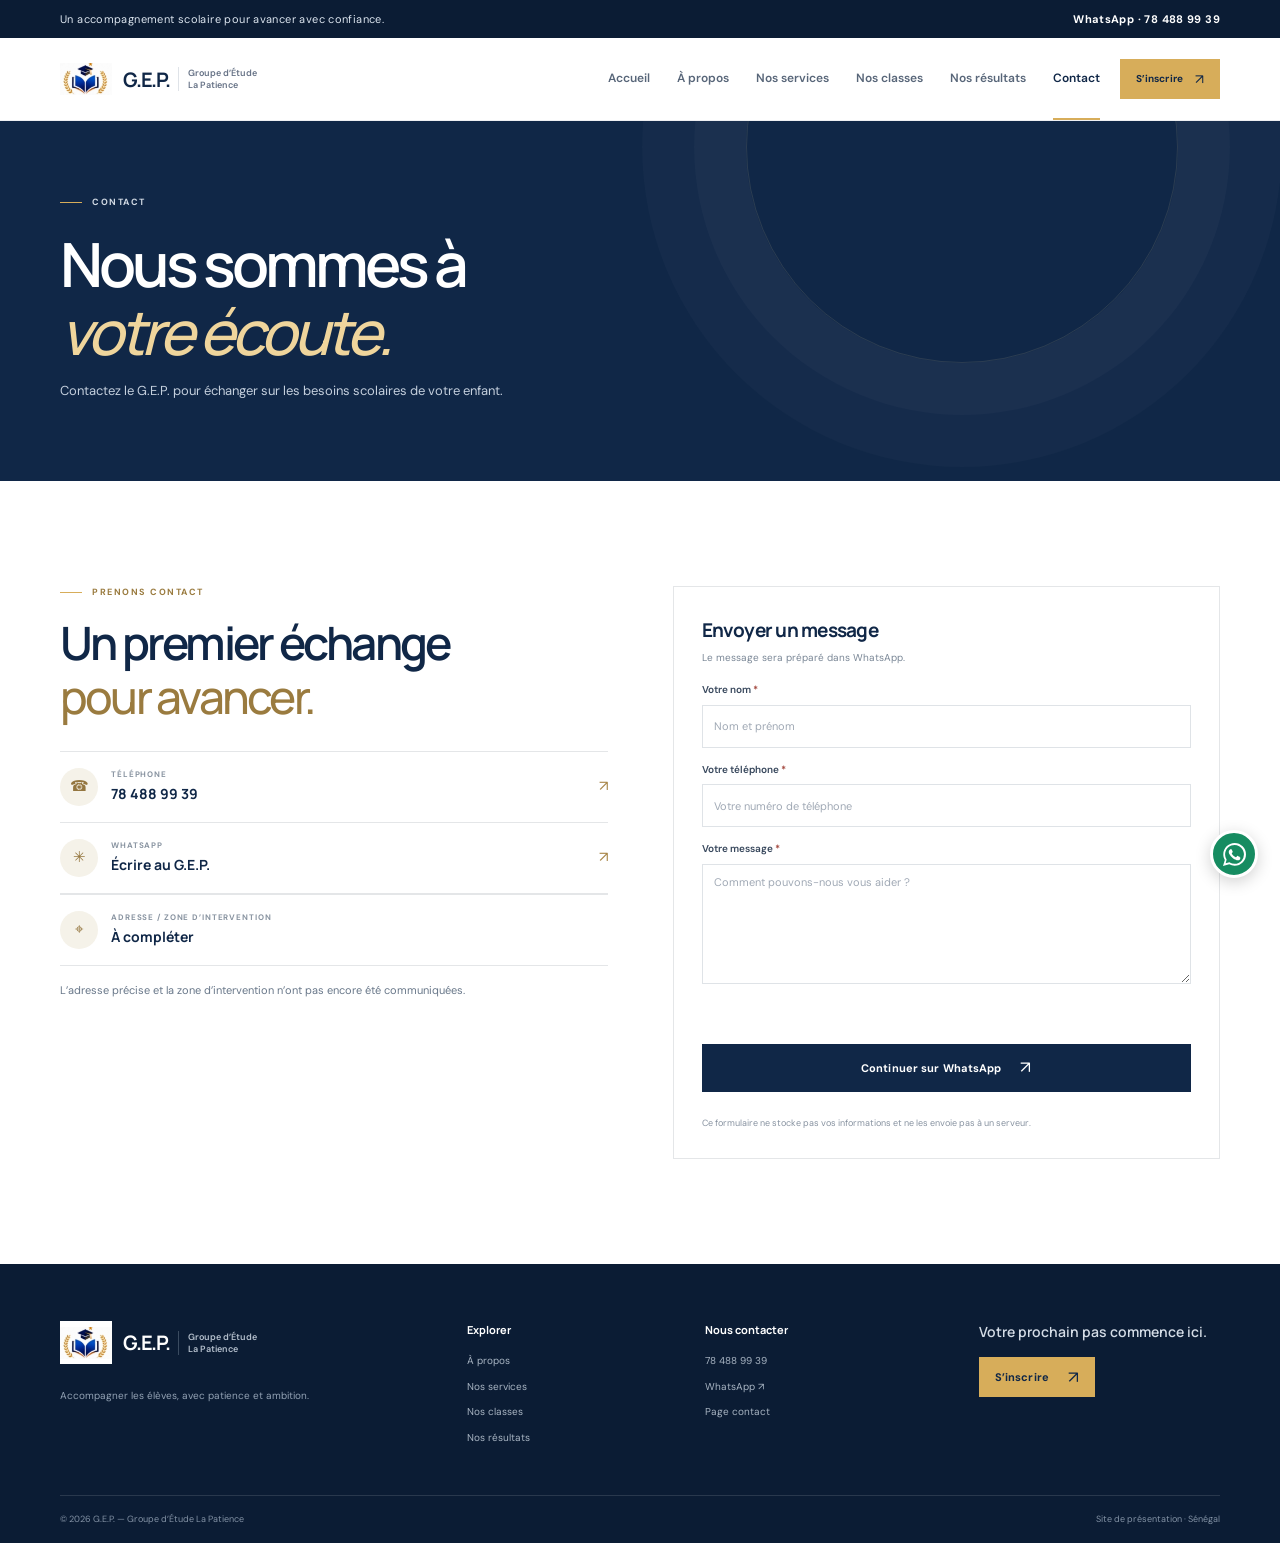
<file: contact.html>
<!doctype html>
<html lang="fr">
<head>
  <meta charset="utf-8"><meta name="viewport" content="width=device-width, initial-scale=1"><meta name="theme-color" content="#102747"><meta name="description" content="Contactez le Groupe d'Étude La Patience par téléphone ou WhatsApp.">
  <title>Contact — G.E.P. Groupe d'Étude La Patience</title><link rel="preconnect" href="https://fonts.googleapis.com"><link rel="preconnect" href="https://fonts.gstatic.com" crossorigin><link href="https://fonts.googleapis.com/css2?family=DM+Sans:wght@400;500;600;700&family=Manrope:wght@400;500;600;700;800&display=swap" rel="stylesheet"><link rel="stylesheet" href="styles.css"><script src="script.js" defer></script>
</head>
<body>
  <a class="skip-link" href="#contenu">Aller au contenu</a><div class="topbar"><div class="container topbar-inner"><p>Un accompagnement scolaire pour avancer avec confiance.</p><a href="https://wa.me/221784889939" target="_blank" rel="noopener noreferrer">WhatsApp · 78 488 99 39</a></div></div>
  <header class="site-header"><div class="container header-inner"><a class="brand" href="index.html" aria-label="G.E.P., accueil"><span class="brand-mark" aria-hidden="true"><span>G</span><i></i></span><span class="brand-name"><strong>G.E.P.</strong><small>Groupe d’Étude<br>La Patience</small></span></a><button class="menu-toggle" type="button" aria-expanded="false" aria-controls="primary-navigation" aria-label="Ouvrir le menu"><span></span><span></span><span></span></button><nav class="primary-navigation" id="primary-navigation" aria-label="Navigation principale"><a class="nav-link" href="index.html">Accueil</a><a class="nav-link" href="a-propos.html">À propos</a><a class="nav-link" href="services.html">Nos services</a><a class="nav-link" href="classes.html">Nos classes</a><a class="nav-link" href="resultats.html">Nos résultats</a><a class="nav-link nav-contact active" href="contact.html" aria-current="page">Contact</a><a class="button button-gold nav-cta" href="inscription.html">S’inscrire <span>↗</span></a></nav></div></header>
  <main id="contenu"><section class="page-hero"><div class="container"><div class="eyebrow eyebrow-light"><span></span> CONTACT</div><h1>Nous sommes à<br><em>votre écoute.</em></h1><p>Contactez le G.E.P. pour échanger sur les besoins scolaires de votre enfant.</p></div></section>
    <section class="section-pad"><div class="container contact-layout"><div class="contact-details"><div class="eyebrow"><span></span> PRENONS CONTACT</div><h2 class="content-title">Un premier échange<br><span>pour avancer.</span></h2><a class="contact-method" href="tel:+221784889939"><span class="contact-icon">☎</span><span><small>TÉLÉPHONE</small><strong>78 488 99 39</strong></span><span class="contact-arrow">↗</span></a><a class="contact-method" href="https://wa.me/221784889939" target="_blank" rel="noopener noreferrer"><span class="contact-icon">✳</span><span><small>WHATSAPP</small><strong>Écrire au G.E.P.</strong></span><span class="contact-arrow">↗</span></a><div class="contact-method contact-location"><span class="contact-icon">⌖</span><span><small>ADRESSE / ZONE D’INTERVENTION</small><strong>À compléter</strong></span></div><p class="muted-copy">L’adresse précise et la zone d’intervention n’ont pas encore été communiquées.</p></div>
      <form class="public-form contact-form" id="contact-form" novalidate><div class="form-heading"><h2>Envoyer un message</h2><p>Le message sera préparé dans WhatsApp.</p></div><label class="field"><span>Votre nom <b>*</b></span><input name="contactName" autocomplete="name" required maxlength="100" placeholder="Nom et prénom"></label><label class="field"><span>Votre téléphone <b>*</b></span><input name="contactPhone" type="tel" autocomplete="tel" required maxlength="30" inputmode="tel" placeholder="Votre numéro de téléphone"></label><label class="field"><span>Votre message <b>*</b></span><textarea name="contactMessage" required maxlength="1200" rows="5" placeholder="Comment pouvons-nous vous aider ?"></textarea></label><p class="form-error" id="contact-error" role="alert" aria-live="polite"></p><button class="button button-navy form-submit" type="submit">Continuer sur WhatsApp <span>↗</span></button><p class="privacy-note">Ce formulaire ne stocke pas vos informations et ne les envoie pas à un serveur.</p></form>
    </div></section>
  </main>
  <footer class="site-footer"><div class="container footer-main"><div class="footer-brand"><a class="brand brand-footer" href="index.html"><span class="brand-mark" aria-hidden="true"><span>G</span><i></i></span><span class="brand-name"><strong>G.E.P.</strong><small>Groupe d’Étude<br>La Patience</small></span></a><p>Accompagner les élèves, avec patience et ambition.</p></div><div class="footer-column"><strong>Explorer</strong><a href="a-propos.html">À propos</a><a href="services.html">Nos services</a><a href="classes.html">Nos classes</a><a href="resultats.html">Nos résultats</a></div><div class="footer-column"><strong>Nous contacter</strong><a href="tel:+221784889939">78 488 99 39</a><a href="https://wa.me/221784889939" target="_blank" rel="noopener noreferrer">WhatsApp ↗</a><a href="contact.html">Page contact</a></div><div class="footer-action"><span>Votre prochain pas commence ici.</span><a class="button button-gold" href="inscription.html">S’inscrire <span>↗</span></a></div></div><div class="container footer-bottom"><span>© <span data-current-year>2026</span> G.E.P. — Groupe d’Étude La Patience</span><span>Site de présentation · Sénégal</span></div></footer><a class="floating-whatsapp" href="https://wa.me/221784889939" target="_blank" rel="noopener noreferrer" aria-label="Écrire au G.E.P. sur WhatsApp"><svg viewBox="0 0 24 24" aria-hidden="true"><path d="M20.5 3.5A11.8 11.8 0 0 0 12.1 0C5.6 0 .3 5.3.3 11.8c0 2.1.5 4.1 1.6 5.9L0 24l6.5-1.7a11.8 11.8 0 0 0 5.6 1.4h.1c6.5 0 11.8-5.3 11.8-11.8 0-3.2-1.2-6.1-3.5-8.4ZM12.1 21.7a9.9 9.9 0 0 1-5-1.4l-.4-.2-3.9 1 1-3.8-.2-.4a9.8 9.8 0 1 1 8.5 4.8Zm5.4-7.3c-.3-.1-1.7-.8-2-.9-.3-.1-.5-.1-.7.1l-.9 1.1c-.2.2-.3.2-.6.1a8.1 8.1 0 0 1-2.4-1.5 9 9 0 0 1-1.7-2.1c-.2-.3 0-.4.1-.6l.5-.6.3-.5c.1-.2 0-.4 0-.6L9.2 7c-.2-.5-.5-.4-.7-.4H8c-.2 0-.6.1-.9.4-.3.3-1.1 1.1-1.1 2.5s1.1 2.9 1.3 3.1c.1.2 2.2 3.4 5.3 4.7.7.3 1.2.5 1.6.6.7.2 1.3.2 1.8.1.6-.1 1.7-.7 1.9-1.4.2-.7.2-1.3.1-1.4-.1-.2-.3-.3-.6-.4Z"/></svg></a>
</body></html>
</file>
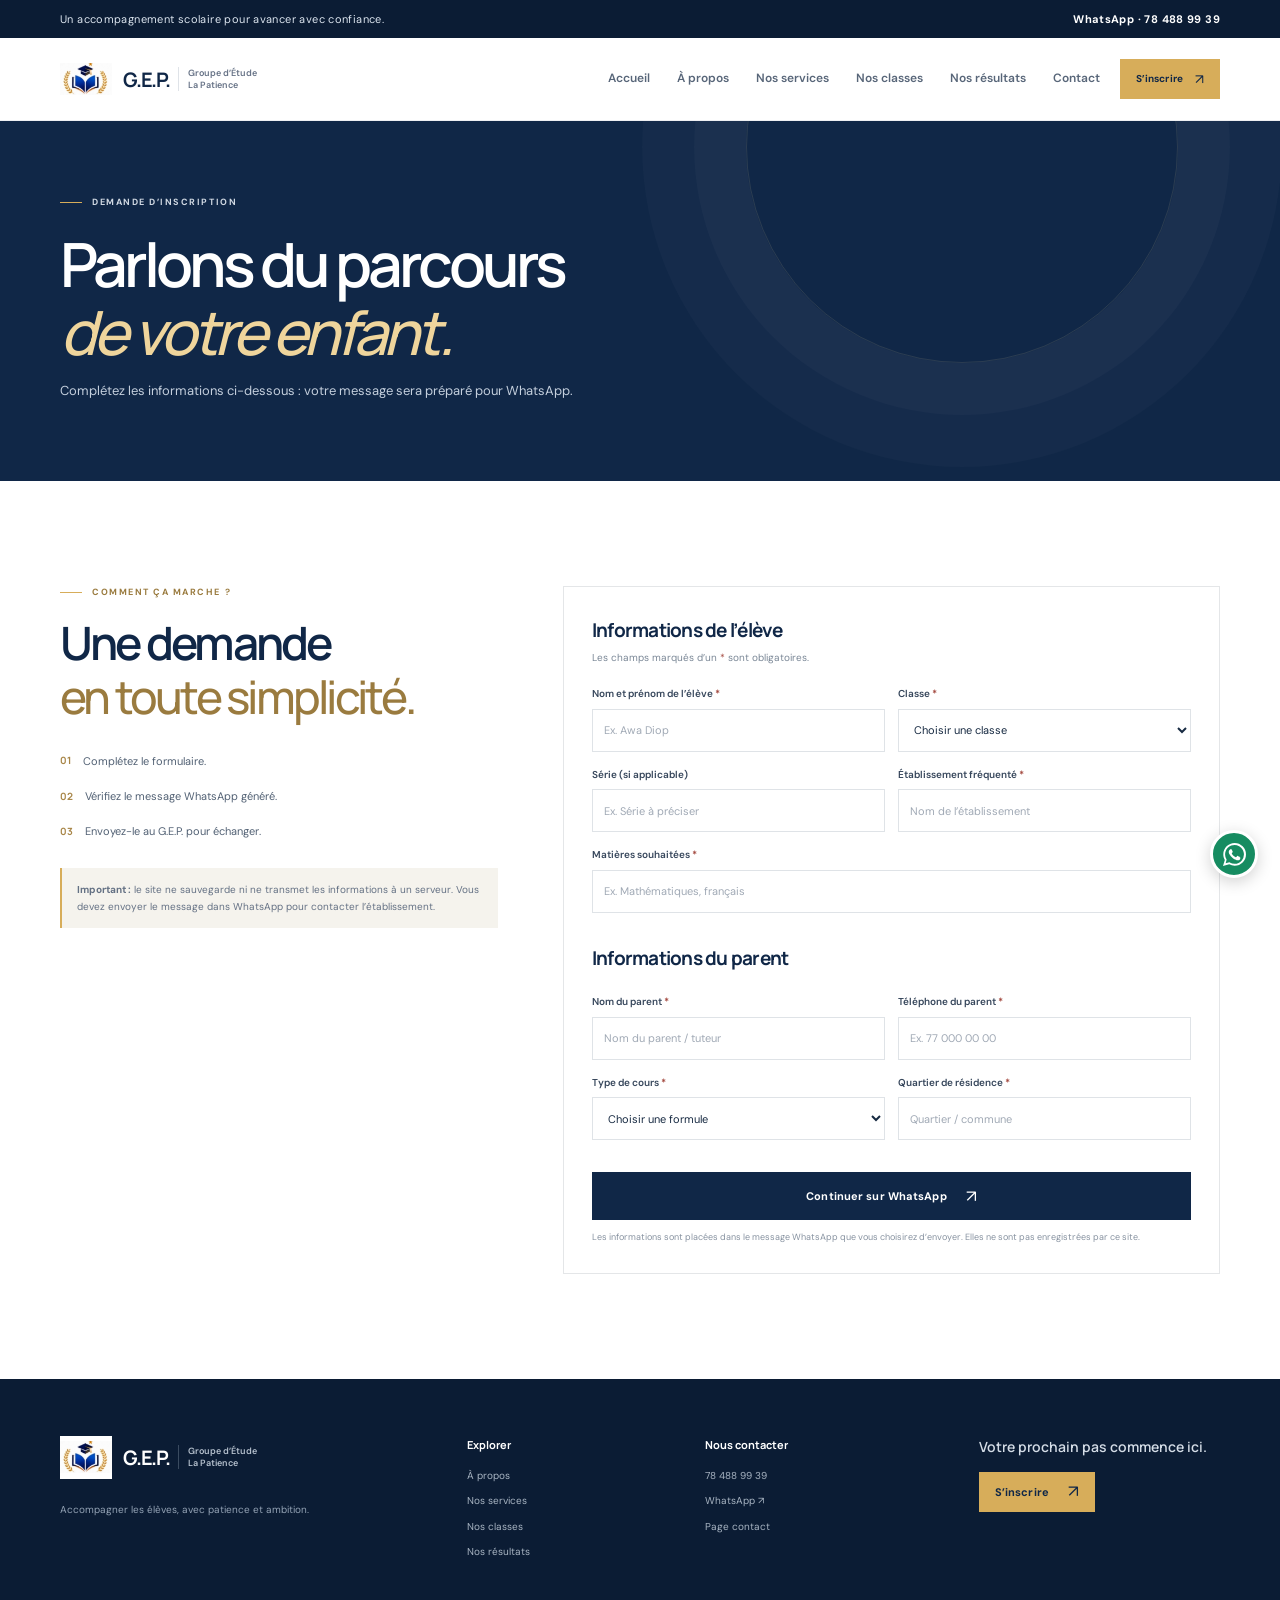
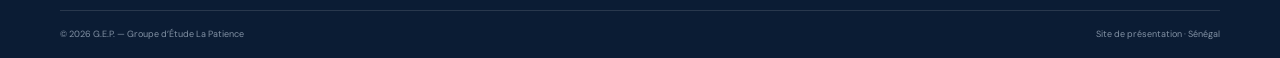
<file: inscription.html>
<!doctype html>
<html lang="fr">
<head>
  <meta charset="utf-8"><meta name="viewport" content="width=device-width, initial-scale=1"><meta name="theme-color" content="#102747"><meta name="description" content="Préparez une demande d'inscription au G.E.P. à envoyer directement par WhatsApp.">
  <title>Inscription — G.E.P. Groupe d'Étude La Patience</title><link rel="preconnect" href="https://fonts.googleapis.com"><link rel="preconnect" href="https://fonts.gstatic.com" crossorigin><link href="https://fonts.googleapis.com/css2?family=DM+Sans:wght@400;500;600;700&family=Manrope:wght@400;500;600;700;800&display=swap" rel="stylesheet"><link rel="stylesheet" href="styles.css"><script src="script.js" defer></script>
</head>
<body>
  <a class="skip-link" href="#contenu">Aller au contenu</a><div class="topbar"><div class="container topbar-inner"><p>Un accompagnement scolaire pour avancer avec confiance.</p><a href="https://wa.me/221784889939" target="_blank" rel="noopener noreferrer">WhatsApp · 78 488 99 39</a></div></div>
  <header class="site-header"><div class="container header-inner"><a class="brand" href="index.html" aria-label="G.E.P., accueil"><span class="brand-mark" aria-hidden="true"><span>G</span><i></i></span><span class="brand-name"><strong>G.E.P.</strong><small>Groupe d’Étude<br>La Patience</small></span></a><button class="menu-toggle" type="button" aria-expanded="false" aria-controls="primary-navigation" aria-label="Ouvrir le menu"><span></span><span></span><span></span></button><nav class="primary-navigation" id="primary-navigation" aria-label="Navigation principale"><a class="nav-link" href="index.html">Accueil</a><a class="nav-link" href="a-propos.html">À propos</a><a class="nav-link" href="services.html">Nos services</a><a class="nav-link" href="classes.html">Nos classes</a><a class="nav-link" href="resultats.html">Nos résultats</a><a class="nav-link nav-contact" href="contact.html">Contact</a><a class="button button-gold nav-cta active" href="inscription.html" aria-current="page">S’inscrire <span>↗</span></a></nav></div></header>
  <main id="contenu"><section class="page-hero"><div class="container"><div class="eyebrow eyebrow-light"><span></span> DEMANDE D’INSCRIPTION</div><h1>Parlons du parcours<br><em>de votre enfant.</em></h1><p>Complétez les informations ci-dessous : votre message sera préparé pour WhatsApp.</p></div></section>
    <section class="section-pad"><div class="container form-layout">
      <div class="form-aside"><div class="eyebrow"><span></span> COMMENT ÇA MARCHE ?</div><h2 class="content-title">Une demande<br><span>en toute simplicité.</span></h2><ol class="form-steps"><li><span>01</span>Complétez le formulaire.</li><li><span>02</span>Vérifiez le message WhatsApp généré.</li><li><span>03</span>Envoyez-le au G.E.P. pour échanger.</li></ol><p class="notice-inline"><strong>Important :</strong> le site ne sauvegarde ni ne transmet les informations à un serveur. Vous devez envoyer le message dans WhatsApp pour contacter l’établissement.</p></div>
      <form class="public-form" id="enrollment-form" novalidate>
        <div class="form-heading"><h2>Informations de l’élève</h2><p>Les champs marqués d’un <span aria-hidden="true">*</span> sont obligatoires.</p></div>
        <div class="form-grid">
          <label class="field"><span>Nom et prénom de l’élève <b>*</b></span><input name="studentName" autocomplete="name" required maxlength="100" placeholder="Ex. Awa Diop"></label>
          <label class="field"><span>Classe <b>*</b></span><select name="classLevel" required><option value="">Choisir une classe</option><option>6ème</option><option>5ème</option><option>4ème</option><option>3ème</option><option>Seconde</option><option>Première</option><option>Terminale</option></select></label>
          <label class="field"><span>Série (si applicable)</span><input name="series" maxlength="60" placeholder="Ex. Série à préciser"></label>
          <label class="field"><span>Établissement fréquenté <b>*</b></span><input name="school" required maxlength="120" placeholder="Nom de l’établissement"></label>
          <label class="field field-wide"><span>Matières souhaitées <b>*</b></span><input name="subjects" required maxlength="180" placeholder="Ex. Mathématiques, français"></label>
        </div>
        <div class="form-heading form-heading-spaced"><h2>Informations du parent</h2></div>
        <div class="form-grid">
          <label class="field"><span>Nom du parent <b>*</b></span><input name="parentName" autocomplete="name" required maxlength="100" placeholder="Nom du parent / tuteur"></label>
          <label class="field"><span>Téléphone du parent <b>*</b></span><input name="parentPhone" type="tel" autocomplete="tel" required maxlength="30" inputmode="tel" placeholder="Ex. 77 000 00 00"></label>
          <label class="field"><span>Type de cours <b>*</b></span><select name="courseType" required><option value="">Choisir une formule</option><option>Cours de renforcement scolaire</option><option>Cours particuliers à domicile</option></select></label>
          <label class="field"><span>Quartier de résidence <b>*</b></span><input name="district" required maxlength="100" placeholder="Quartier / commune"></label>
        </div>
        <p class="form-error" id="enrollment-error" role="alert" aria-live="polite"></p>
        <button class="button button-navy form-submit" type="submit">Continuer sur WhatsApp <span aria-hidden="true">↗</span></button>
        <p class="privacy-note">Les informations sont placées dans le message WhatsApp que vous choisirez d’envoyer. Elles ne sont pas enregistrées par ce site.</p>
      </form>
    </div></section>
  </main>
  <footer class="site-footer"><div class="container footer-main"><div class="footer-brand"><a class="brand brand-footer" href="index.html"><span class="brand-mark" aria-hidden="true"><span>G</span><i></i></span><span class="brand-name"><strong>G.E.P.</strong><small>Groupe d’Étude<br>La Patience</small></span></a><p>Accompagner les élèves, avec patience et ambition.</p></div><div class="footer-column"><strong>Explorer</strong><a href="a-propos.html">À propos</a><a href="services.html">Nos services</a><a href="classes.html">Nos classes</a><a href="resultats.html">Nos résultats</a></div><div class="footer-column"><strong>Nous contacter</strong><a href="tel:+221784889939">78 488 99 39</a><a href="https://wa.me/221784889939" target="_blank" rel="noopener noreferrer">WhatsApp ↗</a><a href="contact.html">Page contact</a></div><div class="footer-action"><span>Votre prochain pas commence ici.</span><a class="button button-gold" href="inscription.html">S’inscrire <span>↗</span></a></div></div><div class="container footer-bottom"><span>© <span data-current-year>2026</span> G.E.P. — Groupe d’Étude La Patience</span><span>Site de présentation · Sénégal</span></div></footer><a class="floating-whatsapp" href="https://wa.me/221784889939" target="_blank" rel="noopener noreferrer" aria-label="Écrire au G.E.P. sur WhatsApp"><svg viewBox="0 0 24 24" aria-hidden="true"><path d="M20.5 3.5A11.8 11.8 0 0 0 12.1 0C5.6 0 .3 5.3.3 11.8c0 2.1.5 4.1 1.6 5.9L0 24l6.5-1.7a11.8 11.8 0 0 0 5.6 1.4h.1c6.5 0 11.8-5.3 11.8-11.8 0-3.2-1.2-6.1-3.5-8.4ZM12.1 21.7a9.9 9.9 0 0 1-5-1.4l-.4-.2-3.9 1 1-3.8-.2-.4a9.8 9.8 0 1 1 8.5 4.8Zm5.4-7.3c-.3-.1-1.7-.8-2-.9-.3-.1-.5-.1-.7.1l-.9 1.1c-.2.2-.3.2-.6.1a8.1 8.1 0 0 1-2.4-1.5 9 9 0 0 1-1.7-2.1c-.2-.3 0-.4.1-.6l.5-.6.3-.5c.1-.2 0-.4 0-.6L9.2 7c-.2-.5-.5-.4-.7-.4H8c-.2 0-.6.1-.9.4-.3.3-1.1 1.1-1.1 2.5s1.1 2.9 1.3 3.1c.1.2 2.2 3.4 5.3 4.7.7.3 1.2.5 1.6.6.7.2 1.3.2 1.8.1.6-.1 1.7-.7 1.9-1.4.2-.7.2-1.3.1-1.4-.1-.2-.3-.3-.6-.4Z"/></svg></a>
</body></html>
</file>
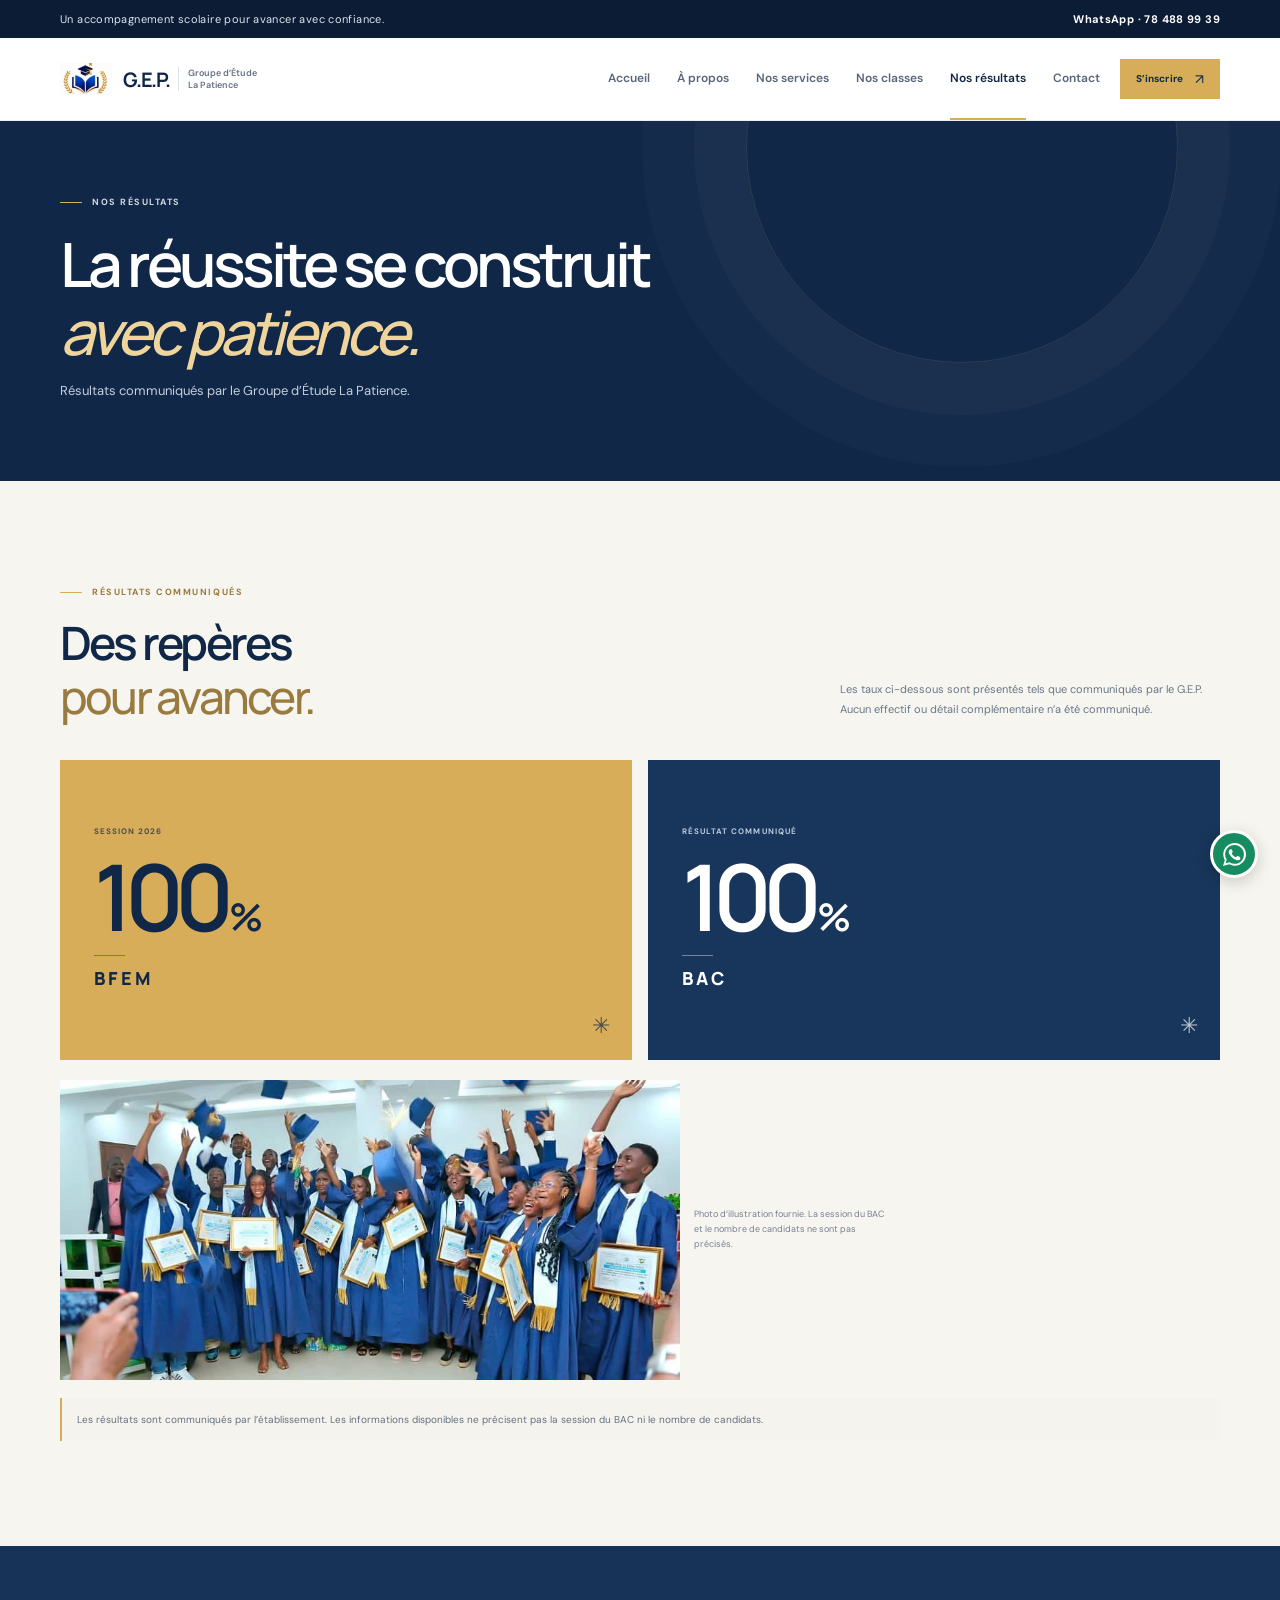
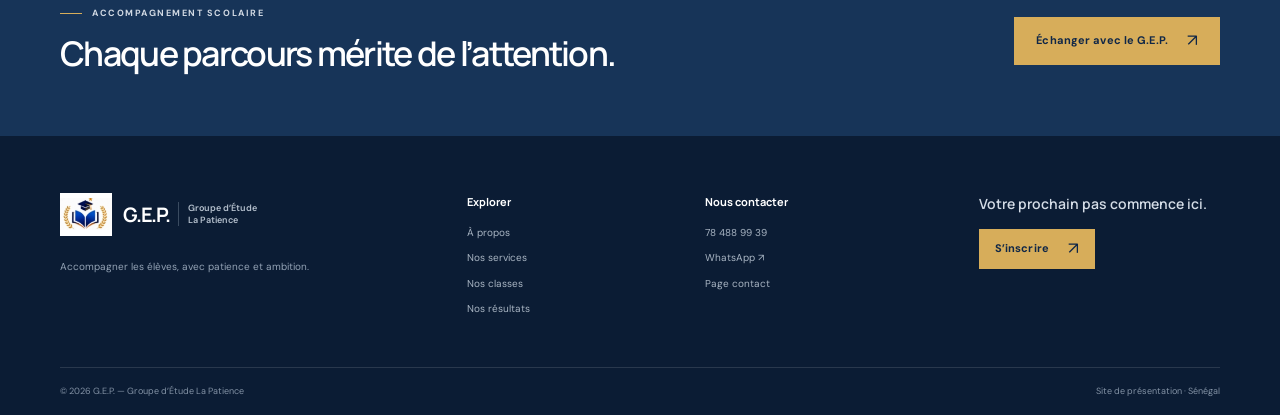
<file: resultats.html>
<!doctype html>
<html lang="fr">
<head>
  <meta charset="utf-8"><meta name="viewport" content="width=device-width, initial-scale=1"><meta name="theme-color" content="#102747"><meta name="description" content="Résultats communiqués par le G.E.P. : 100 % BFEM 2026 et 100 % BAC.">
  <title>Nos résultats — G.E.P. Groupe d'Étude La Patience</title><link rel="preconnect" href="https://fonts.googleapis.com"><link rel="preconnect" href="https://fonts.gstatic.com" crossorigin><link href="https://fonts.googleapis.com/css2?family=DM+Sans:wght@400;500;600;700&family=Manrope:wght@400;500;600;700;800&display=swap" rel="stylesheet"><link rel="stylesheet" href="styles.css"><script src="script.js" defer></script>
</head>
<body>
  <a class="skip-link" href="#contenu">Aller au contenu</a><div class="topbar"><div class="container topbar-inner"><p>Un accompagnement scolaire pour avancer avec confiance.</p><a href="https://wa.me/221784889939" target="_blank" rel="noopener noreferrer">WhatsApp · 78 488 99 39</a></div></div>
  <header class="site-header"><div class="container header-inner"><a class="brand" href="index.html" aria-label="G.E.P., accueil"><span class="brand-mark" aria-hidden="true"><span>G</span><i></i></span><span class="brand-name"><strong>G.E.P.</strong><small>Groupe d’Étude<br>La Patience</small></span></a><button class="menu-toggle" type="button" aria-expanded="false" aria-controls="primary-navigation" aria-label="Ouvrir le menu"><span></span><span></span><span></span></button><nav class="primary-navigation" id="primary-navigation" aria-label="Navigation principale"><a class="nav-link" href="index.html">Accueil</a><a class="nav-link" href="a-propos.html">À propos</a><a class="nav-link" href="services.html">Nos services</a><a class="nav-link" href="classes.html">Nos classes</a><a class="nav-link active" href="resultats.html" aria-current="page">Nos résultats</a><a class="nav-link nav-contact" href="contact.html">Contact</a><a class="button button-gold nav-cta" href="inscription.html">S’inscrire <span>↗</span></a></nav></div></header>
  <main id="contenu"><section class="page-hero"><div class="container"><div class="eyebrow eyebrow-light"><span></span> NOS RÉSULTATS</div><h1>La réussite se construit<br><em>avec patience.</em></h1><p>Résultats communiqués par le Groupe d’Étude La Patience.</p></div></section>
    <section class="section-pad results-page"><div class="container"><div class="results-page-heading"><div><div class="eyebrow"><span></span> RÉSULTATS COMMUNIQUÉS</div><h2 class="content-title">Des repères<br><span>pour avancer.</span></h2></div><p class="muted-copy">Les taux ci-dessous sont présentés tels que communiqués par le G.E.P. Aucun effectif ou détail complémentaire n’a été communiqué.</p></div>
      <div class="results-page-cards"><article class="result-card"><span class="result-year">SESSION 2026</span><strong>100<span>%</span></strong><div class="result-divider"></div><span class="result-exam">BFEM</span><span class="result-mark" aria-hidden="true">✳</span></article><article class="result-card result-card-blue"><span class="result-year">RÉSULTAT COMMUNIQUÉ</span><strong>100<span>%</span></strong><div class="result-divider"></div><span class="result-exam">BAC</span><span class="result-mark" aria-hidden="true">✳</span></article></div>
      <figure class="results-photo"><img src="imagesGeP/resultats.jpg" alt="Des élèves posent avec des diplômes lors d’une cérémonie" loading="lazy"><figcaption>Photo d’illustration fournie. La session du BAC et le nombre de candidats ne sont pas précisés.</figcaption></figure>
      <p class="notice-inline">Les résultats sont communiqués par l’établissement. Les informations disponibles ne précisent pas la session du BAC ni le nombre de candidats.</p>
    </div></section>
    <section class="mini-cta"><div class="container mini-cta-inner"><div><div class="eyebrow eyebrow-light"><span></span> ACCOMPAGNEMENT SCOLAIRE</div><h2>Chaque parcours mérite de l’attention.</h2></div><a class="button button-gold" href="inscription.html">Échanger avec le G.E.P. <span>↗</span></a></div></section>
  </main>
  <footer class="site-footer"><div class="container footer-main"><div class="footer-brand"><a class="brand brand-footer" href="index.html"><span class="brand-mark" aria-hidden="true"><span>G</span><i></i></span><span class="brand-name"><strong>G.E.P.</strong><small>Groupe d’Étude<br>La Patience</small></span></a><p>Accompagner les élèves, avec patience et ambition.</p></div><div class="footer-column"><strong>Explorer</strong><a href="a-propos.html">À propos</a><a href="services.html">Nos services</a><a href="classes.html">Nos classes</a><a href="resultats.html">Nos résultats</a></div><div class="footer-column"><strong>Nous contacter</strong><a href="tel:+221784889939">78 488 99 39</a><a href="https://wa.me/221784889939" target="_blank" rel="noopener noreferrer">WhatsApp ↗</a><a href="contact.html">Page contact</a></div><div class="footer-action"><span>Votre prochain pas commence ici.</span><a class="button button-gold" href="inscription.html">S’inscrire <span>↗</span></a></div></div><div class="container footer-bottom"><span>© <span data-current-year>2026</span> G.E.P. — Groupe d’Étude La Patience</span><span>Site de présentation · Sénégal</span></div></footer><a class="floating-whatsapp" href="https://wa.me/221784889939" target="_blank" rel="noopener noreferrer" aria-label="Écrire au G.E.P. sur WhatsApp"><svg viewBox="0 0 24 24" aria-hidden="true"><path d="M20.5 3.5A11.8 11.8 0 0 0 12.1 0C5.6 0 .3 5.3.3 11.8c0 2.1.5 4.1 1.6 5.9L0 24l6.5-1.7a11.8 11.8 0 0 0 5.6 1.4h.1c6.5 0 11.8-5.3 11.8-11.8 0-3.2-1.2-6.1-3.5-8.4ZM12.1 21.7a9.9 9.9 0 0 1-5-1.4l-.4-.2-3.9 1 1-3.8-.2-.4a9.8 9.8 0 1 1 8.5 4.8Zm5.4-7.3c-.3-.1-1.7-.8-2-.9-.3-.1-.5-.1-.7.1l-.9 1.1c-.2.2-.3.2-.6.1a8.1 8.1 0 0 1-2.4-1.5 9 9 0 0 1-1.7-2.1c-.2-.3 0-.4.1-.6l.5-.6.3-.5c.1-.2 0-.4 0-.6L9.2 7c-.2-.5-.5-.4-.7-.4H8c-.2 0-.6.1-.9.4-.3.3-1.1 1.1-1.1 2.5s1.1 2.9 1.3 3.1c.1.2 2.2 3.4 5.3 4.7.7.3 1.2.5 1.6.6.7.2 1.3.2 1.8.1.6-.1 1.7-.7 1.9-1.4.2-.7.2-1.3.1-1.4-.1-.2-.3-.3-.6-.4Z"/></svg></a>
</body></html>
</file>
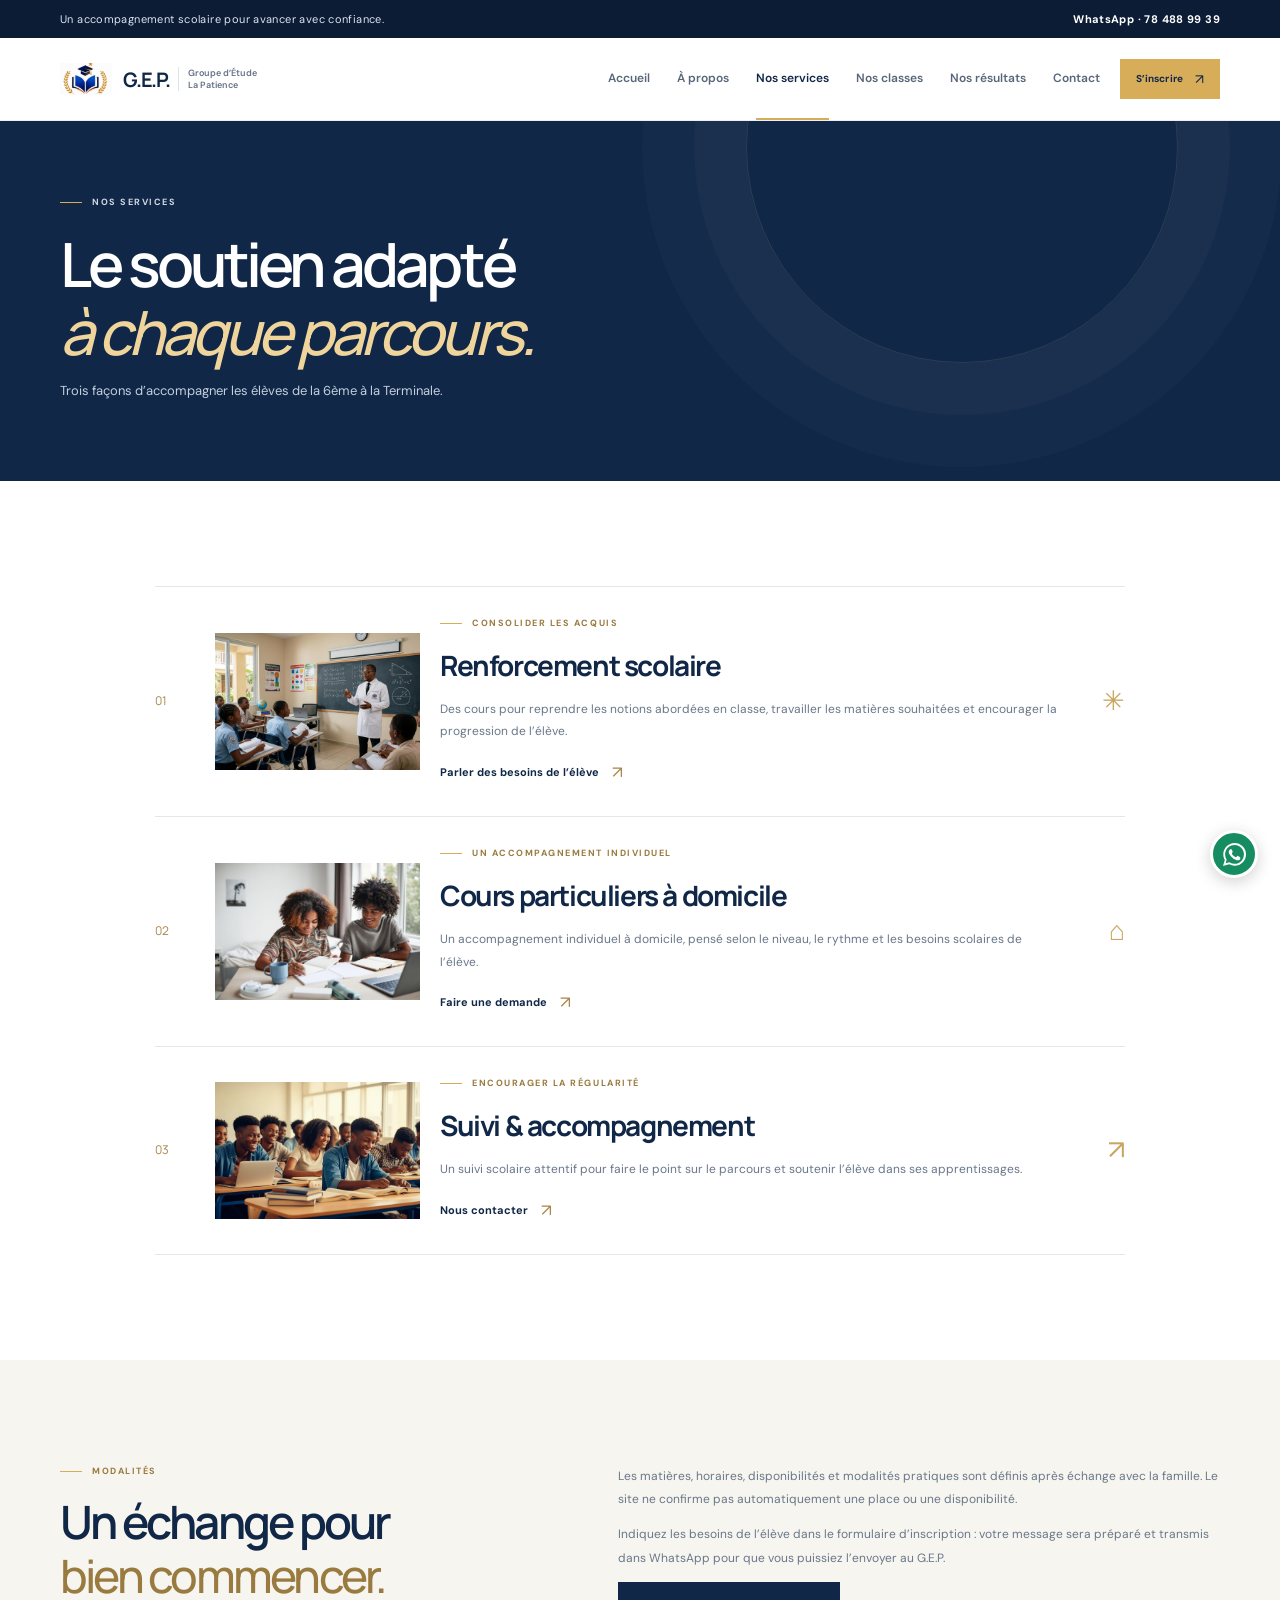
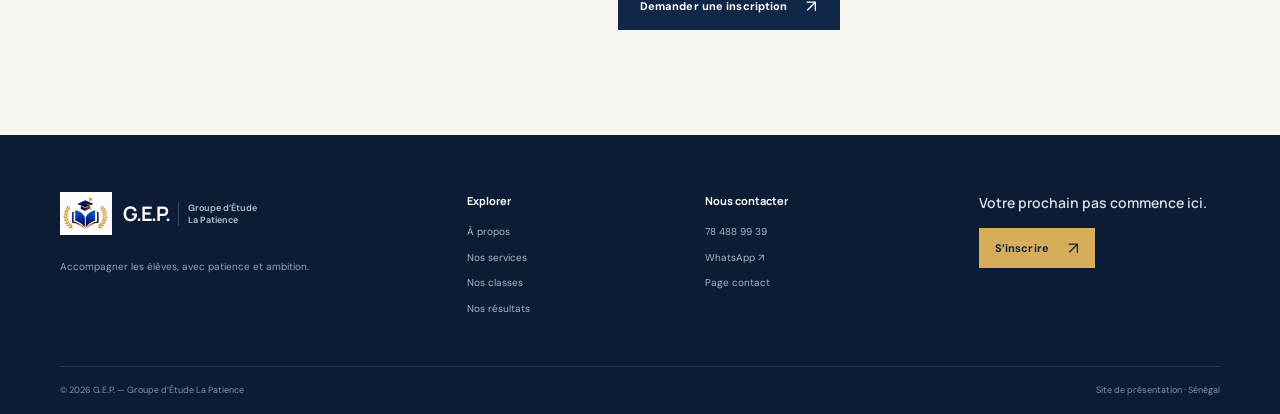
<file: services.html>
<!doctype html>
<html lang="fr">
<head>
  <meta charset="utf-8"><meta name="viewport" content="width=device-width, initial-scale=1"><meta name="theme-color" content="#102747"><meta name="description" content="Renforcement scolaire, cours particuliers à domicile et suivi des élèves par le G.E.P.">
  <title>Nos services — G.E.P. Groupe d'Étude La Patience</title><link rel="preconnect" href="https://fonts.googleapis.com"><link rel="preconnect" href="https://fonts.gstatic.com" crossorigin><link href="https://fonts.googleapis.com/css2?family=DM+Sans:wght@400;500;600;700&family=Manrope:wght@400;500;600;700;800&display=swap" rel="stylesheet"><link rel="stylesheet" href="styles.css"><script src="script.js" defer></script>
</head>
<body>
  <a class="skip-link" href="#contenu">Aller au contenu</a><div class="topbar"><div class="container topbar-inner"><p>Un accompagnement scolaire pour avancer avec confiance.</p><a href="https://wa.me/221784889939" target="_blank" rel="noopener noreferrer">WhatsApp · 78 488 99 39</a></div></div>
  <header class="site-header"><div class="container header-inner"><a class="brand" href="index.html" aria-label="G.E.P., accueil"><span class="brand-mark" aria-hidden="true"><span>G</span><i></i></span><span class="brand-name"><strong>G.E.P.</strong><small>Groupe d’Étude<br>La Patience</small></span></a><button class="menu-toggle" type="button" aria-expanded="false" aria-controls="primary-navigation" aria-label="Ouvrir le menu"><span></span><span></span><span></span></button><nav class="primary-navigation" id="primary-navigation" aria-label="Navigation principale"><a class="nav-link" href="index.html">Accueil</a><a class="nav-link" href="a-propos.html">À propos</a><a class="nav-link active" href="services.html" aria-current="page">Nos services</a><a class="nav-link" href="classes.html">Nos classes</a><a class="nav-link" href="resultats.html">Nos résultats</a><a class="nav-link nav-contact" href="contact.html">Contact</a><a class="button button-gold nav-cta" href="inscription.html">S’inscrire <span>↗</span></a></nav></div></header>
  <main id="contenu">
    <section class="page-hero"><div class="container"><div class="eyebrow eyebrow-light"><span></span> NOS SERVICES</div><h1>Le soutien adapté<br><em>à chaque parcours.</em></h1><p>Trois façons d’accompagner les élèves de la 6ème à la Terminale.</p></div></section>
    <section class="section-pad"><div class="container service-detail-list">
      <article class="service-detail"><span class="service-detail-number">01</span><img class="service-detail-photo" src="imagesGeP/image cours.jpg" alt="Un enseignant donne un cours à des élèves" loading="lazy"><div><div class="eyebrow"><span></span> CONSOLIDER LES ACQUIS</div><h2>Renforcement scolaire</h2><p>Des cours pour reprendre les notions abordées en classe, travailler les matières souhaitées et encourager la progression de l’élève.</p><a class="text-link" href="inscription.html">Parler des besoins de l’élève <span>↗</span></a></div><span class="detail-symbol" aria-hidden="true">✳</span></article>
      <article class="service-detail"><span class="service-detail-number">02</span><img class="service-detail-photo" src="imagesGeP/domicil.jpg" alt="Deux élèves travaillent ensemble à une table" loading="lazy"><div><div class="eyebrow"><span></span> UN ACCOMPAGNEMENT INDIVIDUEL</div><h2>Cours particuliers à domicile</h2><p>Un accompagnement individuel à domicile, pensé selon le niveau, le rythme et les besoins scolaires de l’élève.</p><a class="text-link" href="inscription.html">Faire une demande <span>↗</span></a></div><span class="detail-symbol" aria-hidden="true">⌂</span></article>
      <article class="service-detail"><span class="service-detail-number">03</span><img class="service-detail-photo" src="imagesGeP/ima.jpg" alt="Des élèves suivent un cours ensemble" loading="lazy"><div><div class="eyebrow"><span></span> ENCOURAGER LA RÉGULARITÉ</div><h2>Suivi &amp; accompagnement</h2><p>Un suivi scolaire attentif pour faire le point sur le parcours et soutenir l’élève dans ses apprentissages.</p><a class="text-link" href="contact.html">Nous contacter <span>↗</span></a></div><span class="detail-symbol" aria-hidden="true">↗</span></article>
    </div></section>
    <section class="soft-section section-pad"><div class="container content-two-column"><div><div class="eyebrow"><span></span> MODALITÉS</div><h2 class="content-title">Un échange pour<br><span>bien commencer.</span></h2></div><div class="content-copy"><p>Les matières, horaires, disponibilités et modalités pratiques sont définis après échange avec la famille. Le site ne confirme pas automatiquement une place ou une disponibilité.</p><p>Indiquez les besoins de l’élève dans le formulaire d’inscription : votre message sera préparé et transmis dans WhatsApp pour que vous puissiez l’envoyer au G.E.P.</p><a class="button button-navy" href="inscription.html">Demander une inscription <span>↗</span></a></div></div></section>
  </main>
  <footer class="site-footer"><div class="container footer-main"><div class="footer-brand"><a class="brand brand-footer" href="index.html"><span class="brand-mark" aria-hidden="true"><span>G</span><i></i></span><span class="brand-name"><strong>G.E.P.</strong><small>Groupe d’Étude<br>La Patience</small></span></a><p>Accompagner les élèves, avec patience et ambition.</p></div><div class="footer-column"><strong>Explorer</strong><a href="a-propos.html">À propos</a><a href="services.html">Nos services</a><a href="classes.html">Nos classes</a><a href="resultats.html">Nos résultats</a></div><div class="footer-column"><strong>Nous contacter</strong><a href="tel:+221784889939">78 488 99 39</a><a href="https://wa.me/221784889939" target="_blank" rel="noopener noreferrer">WhatsApp ↗</a><a href="contact.html">Page contact</a></div><div class="footer-action"><span>Votre prochain pas commence ici.</span><a class="button button-gold" href="inscription.html">S’inscrire <span>↗</span></a></div></div><div class="container footer-bottom"><span>© <span data-current-year>2026</span> G.E.P. — Groupe d’Étude La Patience</span><span>Site de présentation · Sénégal</span></div></footer><a class="floating-whatsapp" href="https://wa.me/221784889939" target="_blank" rel="noopener noreferrer" aria-label="Écrire au G.E.P. sur WhatsApp"><svg viewBox="0 0 24 24" aria-hidden="true"><path d="M20.5 3.5A11.8 11.8 0 0 0 12.1 0C5.6 0 .3 5.3.3 11.8c0 2.1.5 4.1 1.6 5.9L0 24l6.5-1.7a11.8 11.8 0 0 0 5.6 1.4h.1c6.5 0 11.8-5.3 11.8-11.8 0-3.2-1.2-6.1-3.5-8.4ZM12.1 21.7a9.9 9.9 0 0 1-5-1.4l-.4-.2-3.9 1 1-3.8-.2-.4a9.8 9.8 0 1 1 8.5 4.8Zm5.4-7.3c-.3-.1-1.7-.8-2-.9-.3-.1-.5-.1-.7.1l-.9 1.1c-.2.2-.3.2-.6.1a8.1 8.1 0 0 1-2.4-1.5 9 9 0 0 1-1.7-2.1c-.2-.3 0-.4.1-.6l.5-.6.3-.5c.1-.2 0-.4 0-.6L9.2 7c-.2-.5-.5-.4-.7-.4H8c-.2 0-.6.1-.9.4-.3.3-1.1 1.1-1.1 2.5s1.1 2.9 1.3 3.1c.1.2 2.2 3.4 5.3 4.7.7.3 1.2.5 1.6.6.7.2 1.3.2 1.8.1.6-.1 1.7-.7 1.9-1.4.2-.7.2-1.3.1-1.4-.1-.2-.3-.3-.6-.4Z"/></svg></a>
</body></html>
</file>
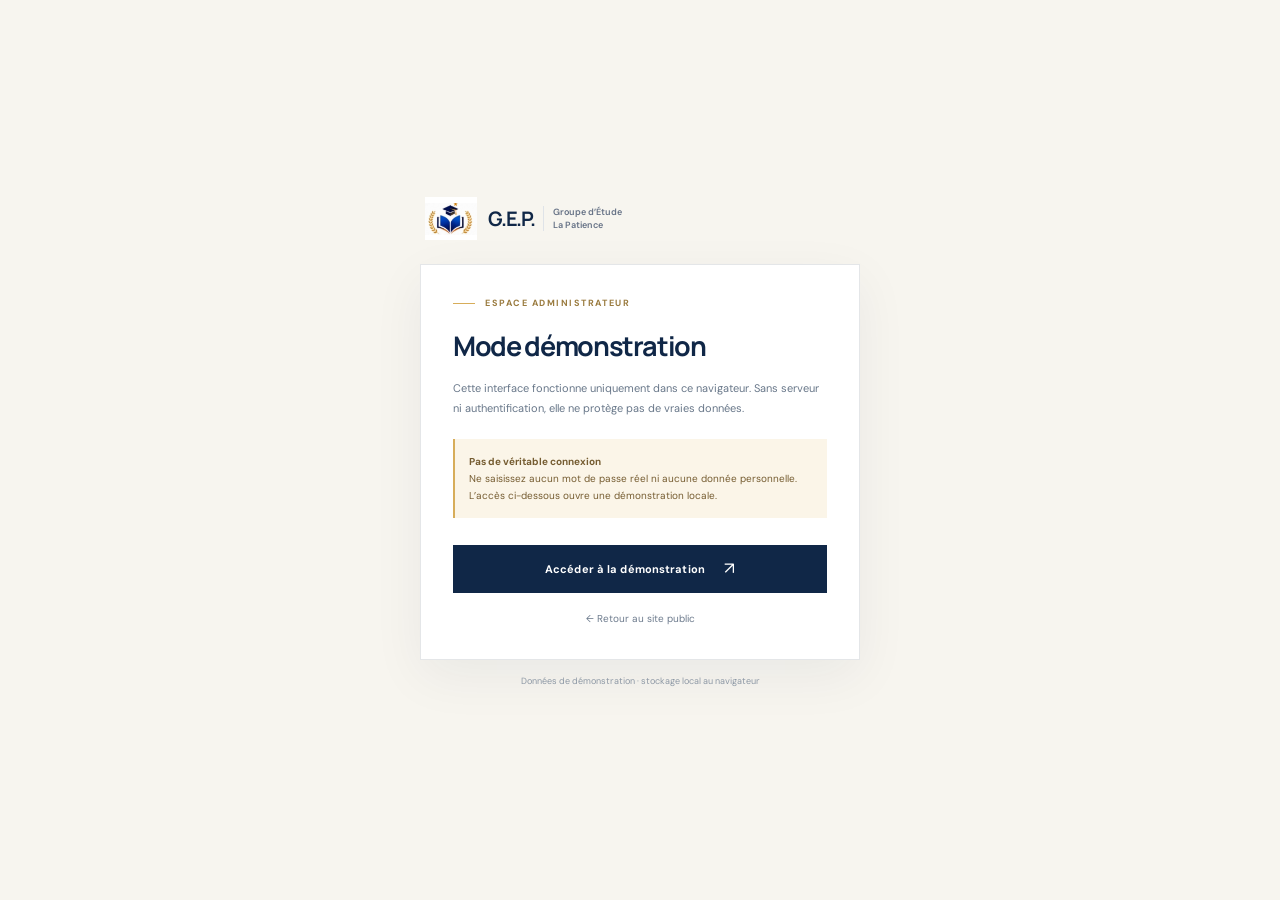
<file: admin/connexion.html>
<!doctype html>
<html lang="fr">
<head><meta charset="utf-8"><meta name="viewport" content="width=device-width, initial-scale=1"><meta name="theme-color" content="#102747"><meta name="robots" content="noindex,nofollow"><title>Accès démonstration — Administration G.E.P.</title><link rel="preconnect" href="https://fonts.googleapis.com"><link rel="preconnect" href="https://fonts.gstatic.com" crossorigin><link href="https://fonts.googleapis.com/css2?family=DM+Sans:wght@400;500;600;700&family=Manrope:wght@400;500;600;700;800&display=swap" rel="stylesheet"><link rel="stylesheet" href="../styles.css"></head>
<body class="admin-login-page"><main class="admin-login-wrap"><a class="brand" href="../index.html"><span class="brand-mark" aria-hidden="true"><span>G</span><i></i></span><span class="brand-name"><strong>G.E.P.</strong><small>Groupe d’Étude<br>La Patience</small></span></a><section class="admin-login-card"><div class="eyebrow"><span></span> ESPACE ADMINISTRATEUR</div><h1>Mode démonstration</h1><p>Cette interface fonctionne uniquement dans ce navigateur. Sans serveur ni authentification, elle ne protège pas de vraies données.</p><div class="demo-alert"><strong>Pas de véritable connexion</strong><br>Ne saisissez aucun mot de passe réel ni aucune donnée personnelle. L’accès ci-dessous ouvre une démonstration locale.</div><a class="button button-navy form-submit" href="index.html">Accéder à la démonstration <span>↗</span></a><a class="back-link" href="../index.html">← Retour au site public</a></section><p class="admin-login-foot">Données de démonstration · stockage local au navigateur</p></main></body></html>
</file>
<file: styles.css>
:root {
  --navy: #102747;
  --navy-deep: #0b1c34;
  --navy-soft: #1d385e;
  --gold: #d7ad5a;
  --gold-light: #efd59c;
  --cream: #f7f5ef;
  --paper: #fff;
  --ink: #172a42;
  --muted: #687789;
  --line: #e4e6e8;
  --font-display: "Manrope", "DM Sans", sans-serif;
  --font-body: "DM Sans", Arial, sans-serif;
}

* { box-sizing: border-box; }
html { scroll-behavior: smooth; scroll-padding-top: 90px; }
body { margin: 0; color: var(--ink); background: var(--paper); font-family: var(--font-body); font-size: 15px; line-height: 1.65; -webkit-font-smoothing: antialiased; }
a { color: inherit; text-decoration: none; }
button, a { -webkit-tap-highlight-color: transparent; }
button { font: inherit; }
svg { display: block; }
.container { width: min(1160px, calc(100% - 64px)); margin-inline: auto; }
.skip-link { position: absolute; z-index: 20; top: 8px; left: 8px; padding: 10px 14px; transform: translateY(-160%); color: var(--navy); background: white; border-radius: 4px; }
.skip-link:focus { transform: translateY(0); }

.topbar { color: #dce5ef; background: var(--navy-deep); font-size: 11px; letter-spacing: .035em; }
.topbar-inner { min-height: 38px; display: flex; align-items: center; justify-content: space-between; }
.topbar p { margin: 0; }
.topbar a { display: flex; align-items: center; gap: 8px; color: white; font-weight: 700; }
.topbar svg, .floating-whatsapp svg { width: 15px; fill: currentColor; }

.site-header { position: sticky; z-index: 10; top: 0; background: rgba(255,255,255,.97); border-bottom: 1px solid rgba(16,39,71,.07); backdrop-filter: blur(12px); }
.header-inner { min-height: 82px; display: flex; align-items: center; justify-content: space-between; }
.brand { display: inline-flex; align-items: center; gap: 11px; flex-shrink: 0; }
.brand-mark { position: relative; display: block; width: 52px; height: 43px; flex: 0 0 52px; background: #fff url("assets/gep-emblem.jpg") center / contain no-repeat; }
.brand-mark:before, .brand-mark > span, .brand-mark > i { display: none; }
.brand-name { display: flex; align-items: center; gap: 8px; }
.brand-name strong { color: var(--navy); font-family: var(--font-display); font-size: 20px; letter-spacing: -.06em; }
.brand-name small { padding-left: 9px; color: #657185; border-left: 1px solid #dfe3e8; font-size: 9px; font-weight: 600; line-height: 1.35; }
.primary-navigation { display: flex; align-items: center; gap: 27px; }
.nav-link { position: relative; color: #586679; font-size: 12px; font-weight: 600; transition: color .2s ease; }
.nav-link:hover, .nav-link.active { color: var(--navy); }
.nav-link.active:after { position: absolute; right: 0; bottom: -31px; left: 0; height: 2px; background: var(--gold); content: ""; }
.button { min-height: 48px; display: inline-flex; align-items: center; justify-content: center; gap: 19px; padding: 0 21px; border: 1px solid transparent; font-size: 11px; font-weight: 700; letter-spacing: .01em; transition: background .2s ease, color .2s ease, transform .2s ease, border-color .2s ease; }
.button:hover { transform: translateY(-2px); }
.button-gold { color: var(--navy); background: var(--gold); }
.button-gold:hover { background: var(--gold-light); }
.button-outline { color: white; border-color: rgba(255,255,255,.38); background: transparent; }
.button-outline:hover { color: var(--navy); border-color: white; background: white; }
.button span { font-size: 17px; font-weight: 400; line-height: 1; }
.nav-cta { min-height: 40px; margin-left: -7px; padding-inline: 15px; gap: 12px; font-size: 10px; }
.nav-cta span { font-size: 14px; }
.menu-toggle { display: none; }

.hero { position: relative; overflow: hidden; color: white; background: var(--navy); }
.hero:before { position: absolute; inset: 0; background-image: linear-gradient(rgba(255,255,255,.025) 1px, transparent 1px), linear-gradient(90deg, rgba(255,255,255,.025) 1px, transparent 1px); background-size: 58px 58px; content: ""; mask-image: linear-gradient(90deg, transparent, black 80%); }
.hero-orb { position: absolute; border: 1px solid rgba(239,213,156,.1); border-radius: 50%; }
.hero-orb-one { top: -240px; right: 5%; width: 550px; height: 550px; }
.hero-orb-two { top: -180px; right: 8%; width: 430px; height: 430px; }
.hero-grid { position: relative; z-index: 1; min-height: 550px; display: grid; grid-template-columns: 1fr .93fr; align-items: center; gap: 55px; padding-block: 58px 68px; }
.hero-copy { padding-bottom: 8px; }
.eyebrow { display: flex; align-items: center; gap: 10px; color: #9a7b3f; font-size: 9px; font-weight: 700; letter-spacing: .17em; line-height: 1.5; }
.eyebrow > span { width: 22px; height: 1px; background: var(--gold); }
.eyebrow-light { color: #d1d9e3; }
.hero h1, .levels-copy h2, .cta-inner h2 { margin: 23px 0 18px; font-family: var(--font-display); font-size: clamp(44px, 5vw, 65px); font-weight: 600; letter-spacing: -.065em; line-height: 1.12; }
.hero h1 em, .levels-copy h2 em { color: var(--gold-light); font-weight: 500; }
.hero-lead { max-width: 430px; margin: 0; color: #ccd5e1; font-size: 14px; line-height: 1.85; }
.hero-actions { display: flex; flex-wrap: wrap; gap: 11px; margin-top: 29px; }
.hero-note { display: flex; align-items: center; gap: 12px; margin-top: 39px; }
.note-icon { width: 32px; height: 32px; display: grid; place-items: center; color: var(--gold-light); border: 1px solid rgba(239,213,156,.3); border-radius: 50%; font-size: 15px; }
.hero-note p { margin: 0; color: #b7c3d1; font-size: 10px; line-height: 1.6; }
.hero-note strong { color: white; font-size: 11px; }

.hero-visual { position: relative; width: min(100%, 440px); min-height: 378px; justify-self: end; }
.hero-photo .visual-frame { background: #d7d4ca; }
.hero-photo-image { position: absolute; inset: 0; width: 100%; height: 100%; object-fit: cover; object-position: center; }
.hero-photo .visual-frame:before { z-index: 1; background: linear-gradient(180deg, transparent 53%, rgba(11,28,52,.67)); pointer-events: none; }
.hero-photo .visual-caption { z-index: 2; right: 20px; bottom: 21px; left: 20px; color: white; font-size: 10px; }
.hero-photo .visual-caption strong { color: white; }
.hero-photo .caption-dot { background: var(--gold); }
.visual-frame { position: absolute; inset: 16px 31px 13px 10px; overflow: hidden; background: #e8dfcd; box-shadow: 0 28px 75px rgba(0,0,0,.2); }
.visual-frame:before { position: absolute; inset: 0; background: linear-gradient(125deg, rgba(255,255,255,.22), transparent 60%); content: ""; }
.visual-sun { position: absolute; top: 33px; right: 55px; width: 95px; height: 95px; background: #d5ab67; border-radius: 50%; opacity: .8; }
.visual-window { position: absolute; top: 0; right: 26px; width: 124px; height: 168px; display: grid; grid-template: 1fr 1fr / 1fr 1fr; gap: 7px; padding: 0 8px 8px; background: #f4eee3; opacity: .7; }
.visual-window span { background: #adb7ab; }
.visual-window span:nth-child(2), .visual-window span:nth-child(3) { background: #c5b98f; }
.visual-book { position: absolute; bottom: 67px; left: 54px; width: 275px; height: 35px; border-radius: 2px 6px 6px 2px; box-shadow: 0 6px 9px rgba(34,36,36,.12); }
.book-back { bottom: 63px; left: 43px; background: #b66c4e; transform: rotate(-2deg); }
.book-middle { bottom: 94px; left: 68px; height: 33px; background: #637a6d; transform: rotate(1.5deg); }
.book-front { bottom: 124px; left: 57px; height: 124px; display: flex; align-items: center; justify-content: center; background: #e9c97f; transform: rotate(-4deg); }
.book-front:before { position: absolute; inset: 8px; border: 1px solid rgba(71,61,44,.3); content: ""; }
.book-front span { color: #354532; font-family: var(--font-display); font-size: 13px; font-weight: 800; letter-spacing: .11em; line-height: 1.6; text-align: center; }
.book-front i { position: absolute; top: 0; bottom: 0; left: 14px; width: 1px; background: rgba(61,62,47,.23); }
.visual-plant { position: absolute; right: 40px; bottom: 60px; width: 55px; height: 95px; }
.visual-plant b { position: absolute; right: 0; bottom: 0; left: 0; height: 38px; background: #b56e51; border-radius: 4px 4px 11px 11px; }
.visual-plant i { position: absolute; bottom: 30px; left: 24px; width: 22px; height: 51px; border-radius: 100% 0 100% 0; background: #627966; transform: rotate(-20deg); transform-origin: bottom; }
.visual-plant i:nth-child(2) { left: 11px; height: 43px; transform: rotate(-52deg); }
.visual-plant i:nth-child(3) { left: 27px; height: 44px; transform: rotate(17deg) scaleX(-1); }
.visual-caption { position: absolute; right: 27px; bottom: 24px; left: 26px; display: flex; align-items: center; gap: 9px; color: #46505a; font-size: 9px; line-height: 1.5; }
.caption-dot { width: 7px; height: 7px; background: #b56e51; border-radius: 50%; }
.visual-caption strong { color: var(--navy); }
.visual-badge { position: absolute; right: -3px; bottom: 22px; width: 105px; height: 105px; display: flex; flex-direction: column; align-items: center; justify-content: center; color: var(--navy); background: var(--gold); border: 7px solid var(--navy); border-radius: 50%; line-height: 1.2; transform: rotate(8deg); }
.visual-badge strong { font-family: var(--font-display); font-size: 24px; letter-spacing: -.05em; }
.visual-badge span { font-size: 9px; font-weight: 700; text-align: center; }
.visual-sparkle { position: absolute; color: var(--gold-light); }
.sparkle-one { top: 0; left: 20px; font-size: 25px; }
.sparkle-two { right: 5px; top: 45px; font-size: 17px; }
.hero-bottom { position: relative; z-index: 1; border-top: 1px solid rgba(255,255,255,.13); }
.hero-bottom-inner { min-height: 55px; display: flex; align-items: center; gap: 22px; color: #9eacbd; font-size: 8px; font-weight: 700; letter-spacing: .15em; }
.hero-bottom-line { width: 50px; height: 1px; background: var(--gold); opacity: .7; }
.hero-bottom a { margin-left: auto; color: #e8edf3; font-size: 10px; letter-spacing: .04em; }
.hero-bottom a span { margin-left: 9px; color: var(--gold); font-size: 16px; }

.section-pad { padding-block: 105px; }
.intro-section { background: var(--cream); }
.intro-grid { display: grid; grid-template-columns: .65fr 1.8fr; column-gap: 55px; row-gap: 37px; }
.section-label { display: flex; align-items: center; align-self: start; gap: 12px; padding-top: 9px; color: #697789; font-size: 9px; font-weight: 700; letter-spacing: .12em; }
.label-number { color: var(--gold); font-family: var(--font-display); font-size: 13px; }
.intro-content { display: grid; grid-template-columns: 1.06fr .94fr; gap: 30px; align-items: end; }
.intro-content h2, .section-heading h2, .results-copy h2 { margin: 0; color: var(--navy); font-family: var(--font-display); font-size: clamp(35px, 4vw, 48px); font-weight: 600; letter-spacing: -.06em; line-height: 1.15; }
.intro-content h2 span, .section-heading h2 span, .results-copy h2 span { color: #9a7b3f; font-weight: 500; }
.intro-text p { margin: 0 0 17px; color: var(--muted); font-size: 12px; line-height: 1.9; }
.text-link { display: inline-flex; align-items: center; gap: 13px; color: var(--navy); font-size: 11px; font-weight: 700; }
.text-link span { color: #a88648; font-size: 17px; font-weight: 400; transition: transform .2s ease; }
.text-link:hover span { transform: translate(3px, -2px); }
.intro-bottom { grid-column: 2; display: flex; align-items: center; gap: 13px; padding-top: 20px; border-top: 1px solid #ddded8; }
.intro-star { color: var(--gold); font-size: 24px; }
.intro-bottom p { margin: 0; color: #738092; font-size: 10px; line-height: 1.55; }
.intro-bottom p strong { color: var(--navy); font-weight: 700; }
.round-arrow { width: 34px; height: 34px; display: grid; place-items: center; margin-left: auto; color: var(--navy); border: 1px solid #d4d7d4; border-radius: 50%; transition: background .2s ease; }
.round-arrow:hover { background: white; }

.services-section { background: white; }
.section-heading { display: flex; align-items: end; justify-content: space-between; gap: 25px; margin-bottom: 39px; }
.section-heading h2, .results-copy h2 { margin-top: 17px; }
.section-heading > .text-link { margin-bottom: 7px; }
.service-grid { display: grid; grid-template-columns: repeat(3, 1fr); gap: 15px; }
.service-card { position: relative; min-height: 285px; display: flex; flex-direction: column; padding: 24px 24px 60px; border: 1px solid var(--line); transition: transform .25s ease, box-shadow .25s ease; }
.service-card:hover { transform: translateY(-5px); box-shadow: 0 17px 35px rgba(17,39,71,.08); }
.service-card-featured { color: white; background: var(--navy); border-color: var(--navy); }
.service-card-top { display: flex; align-items: center; justify-content: space-between; }
.service-icon { width: 49px; height: 49px; display: grid; place-items: center; color: var(--navy); background: #f2efe7; border-radius: 50%; }
.service-card-featured .service-icon { color: var(--gold-light); background: rgba(255,255,255,.1); }
.service-icon svg { width: 28px; height: 28px; fill: none; stroke: currentColor; stroke-width: 1.35; stroke-linecap: round; stroke-linejoin: round; }
.service-index { color: #9ba5b0; font-size: 9px; font-weight: 700; letter-spacing: .08em; }
.service-card-featured .service-index { color: #abb9c8; }
.service-card h3 { margin: 24px 0 10px; font-family: var(--font-display); font-size: 21px; font-weight: 700; letter-spacing: -.045em; line-height: 1.3; }
.service-card p { max-width: 290px; margin: 0; color: var(--muted); font-size: 11px; line-height: 1.8; }
.service-card-featured p { color: #bdc9d7; }
.card-arrow { position: absolute; right: 22px; bottom: 19px; width: 32px; height: 32px; display: grid; place-items: center; color: var(--navy); border: 1px solid #e1e4e6; border-radius: 50%; font-size: 15px; transition: color .2s ease, background .2s ease; }
.card-arrow:hover { color: white; background: var(--navy); }
.service-card-featured .card-arrow { color: white; border-color: rgba(255,255,255,.24); }
.service-card-featured .card-arrow:hover { color: var(--navy); background: white; }

.levels-section { position: relative; overflow: hidden; color: white; background: var(--navy); }
.levels-grid { position: relative; z-index: 1; display: grid; grid-template-columns: 1fr 1.05fr; gap: 100px; }
.levels-copy h2 { margin-top: 18px; font-size: clamp(40px, 5vw, 55px); }
.levels-copy > p { max-width: 340px; margin: 0 0 24px; color: #c0cbda; font-size: 12px; line-height: 1.9; }
.levels-list { padding-top: 9px; }
.levels-list > a { display: grid; grid-template-columns: 45px 1fr auto 20px; align-items: center; gap: 12px; padding: 21px 0; border-top: 1px solid rgba(255,255,255,.18); transition: padding .2s ease; }
.levels-list > a:hover { padding-inline: 8px; }
.levels-list > a:nth-child(2) { border-bottom: 1px solid rgba(255,255,255,.18); }
.level-count { color: var(--gold); font-family: var(--font-display); font-size: 11px; }
.level-title { font-family: var(--font-display); font-size: 18px; font-weight: 600; letter-spacing: -.03em; }
.level-detail { color: #aab8c9; font-size: 10px; }
.level-arrow { color: var(--gold-light); font-size: 17px; }
.levels-list > p { margin: 16px 0 0; color: #96a7ba; font-size: 10px; }
.levels-decoration { position: absolute; right: -35px; bottom: -110px; color: rgba(255,255,255,.025); font-family: var(--font-display); font-size: 250px; font-weight: 800; letter-spacing: -.1em; }

.results-section { background: var(--cream); }
.results-grid { display: grid; grid-template-columns: .87fr 1.13fr; gap: 90px; align-items: center; }
.results-copy > p { max-width: 365px; margin: 17px 0 20px; color: var(--muted); font-size: 12px; line-height: 1.9; }
.results-cards { display: grid; grid-template-columns: 1fr 1fr; gap: 13px; }
.result-card { position: relative; min-height: 220px; overflow: hidden; display: flex; flex-direction: column; justify-content: center; padding: 23px 26px; color: var(--navy); background: var(--gold); }
.result-card-blue { color: white; background: #18365b; }
.result-year { color: rgba(16,39,71,.7); font-size: 8px; font-weight: 700; letter-spacing: .13em; }
.result-card-blue .result-year { color: #b9c9dc; }
.result-card > strong { margin: 12px 0 5px; font-family: var(--font-display); font-size: 66px; font-weight: 600; letter-spacing: -.09em; line-height: 1; }
.result-card > strong span { margin-left: 3px; font-size: 28px; }
.result-divider { width: 31px; height: 1px; margin: 8px 0; background: currentColor; opacity: .4; }
.result-exam { font-family: var(--font-display); font-size: 14px; font-weight: 800; letter-spacing: .17em; }
.result-mark { position: absolute; right: 22px; bottom: 15px; font-size: 22px; opacity: .7; }
.results-note { grid-column: 1 / -1; margin: 0; color: #788493; font-size: 9px; line-height: 1.6; }

.cta-section { position: relative; overflow: hidden; color: white; background: #173458; }
.cta-section:before { position: absolute; top: 0; right: 0; bottom: 0; width: min(48%, 600px); background: linear-gradient(90deg, #173458 0%, rgba(23,52,88,.35) 45%, rgba(23,52,88,.15)), url("imagesGeP/image decorative.jpg") center / cover no-repeat; content: ""; }
.cta-section:after { position: absolute; top: -170px; right: 12%; width: 420px; height: 420px; border: 1px solid rgba(255,255,255,.08); border-radius: 50%; box-shadow: 0 0 0 55px rgba(255,255,255,.025), 0 0 0 110px rgba(255,255,255,.02); content: ""; }
.cta-inner { position: relative; z-index: 1; min-height: 260px; display: flex; align-items: center; justify-content: space-between; gap: 30px; }
.cta-inner h2 { margin: 17px 0 0; font-size: 36px; }
.cta-star { position: absolute; top: 35px; left: 47%; color: var(--gold); font-size: 32px; }

.site-footer { color: #bdc7d4; background: var(--navy-deep); }
.footer-main { display: grid; grid-template-columns: 1.5fr .8fr .95fr 1fr; gap: 45px; padding-block: 57px 49px; }
.brand-footer .brand-name strong { color: white; }
.brand-footer .brand-name small { color: #b6c1ce; border-color: #3a4b60; }
.brand-footer .brand-mark { color: white; }
.footer-brand > p { margin: 16px 0 0; color: #94a3b5; font-size: 10px; }
.footer-column { display: flex; flex-direction: column; align-items: flex-start; gap: 9px; }
.footer-column > strong { margin-bottom: 5px; color: white; font-family: var(--font-display); font-size: 11px; }
.footer-column a { color: #a9b5c3; font-size: 10px; transition: color .2s ease; }
.footer-column a:hover { color: var(--gold-light); }
.footer-action { display: flex; flex-direction: column; align-items: flex-start; gap: 15px; }
.footer-action > span { color: #d4dce6; font-family: var(--font-display); font-size: 14px; font-weight: 600; line-height: 1.5; }
.footer-action .button { min-height: 40px; padding-inline: 15px; }
.footer-bottom { min-height: 48px; display: flex; align-items: center; justify-content: space-between; border-top: 1px solid rgba(255,255,255,.12); color: #8392a5; font-size: 9px; }
.floating-whatsapp { position: fixed; z-index: 8; right: 22px; bottom: 22px; width: 48px; height: 48px; display: grid; place-items: center; color: white; background: #168c61; border: 3px solid white; border-radius: 50%; box-shadow: 0 4px 16px rgba(0,0,0,.18); transition: transform .2s ease; }
.floating-whatsapp:hover { transform: translateY(-3px); }
.floating-whatsapp svg { width: 23px; }

.reveal { opacity: 0; transform: translateY(17px); transition: opacity .65s ease, transform .65s ease; }
.reveal.is-visible { opacity: 1; transform: translateY(0); }
.reveal:nth-child(2) { transition-delay: .08s; }
.reveal:nth-child(3) { transition-delay: .16s; }
@media (prefers-reduced-motion: reduce) {
  *, *:before, *:after { scroll-behavior: auto !important; animation-duration: .01ms !important; animation-iteration-count: 1 !important; transition-duration: .01ms !important; }
  .reveal { opacity: 1; transform: none; }
}

@media (max-width: 1020px) {
  .primary-navigation { gap: 17px; }
  .nav-link { font-size: 11px; }
  .hero-grid { gap: 20px; }
  .hero-visual { transform: scale(.9); transform-origin: right center; }
  .results-grid { gap: 45px; }
}
@media (max-width: 820px) {
  .container { width: min(100% - 44px, 640px); }
  .header-inner { min-height: 72px; }
  .menu-toggle { width: 42px; height: 42px; display: flex; flex-direction: column; align-items: center; justify-content: center; gap: 5px; padding: 0; border: 1px solid #e3e7eb; background: white; cursor: pointer; }
  .menu-toggle span { width: 17px; height: 1.5px; background: var(--navy); transition: transform .2s ease; }
  .menu-toggle[aria-expanded="true"] span:first-child { transform: translateY(3.25px) rotate(45deg); }
  .menu-toggle[aria-expanded="true"] span:nth-child(2) { transform: translateY(-3.25px) rotate(-45deg); }
  .menu-toggle[aria-expanded="true"] span:last-child { display: none; }
  .primary-navigation { position: absolute; top: 100%; right: 0; left: 0; display: none; align-items: stretch; gap: 0; padding: 10px 22px 22px; background: white; border-top: 1px solid #edf0f2; box-shadow: 0 15px 20px rgba(16,39,71,.1); }
  .primary-navigation.is-open { display: flex; flex-direction: column; }
  .nav-link { padding: 11px 0; border-bottom: 1px solid #eff1f3; font-size: 13px; }
  .nav-link.active:after { display: none; }
  .nav-cta { align-self: flex-start; margin: 15px 0 0; }
  .hero-grid { min-height: auto; grid-template-columns: 1fr 1fr; gap: 0; padding-block: 55px 58px; }
  .hero h1 { font-size: clamp(41px, 7vw, 57px); }
  .hero-visual { min-height: 330px; transform: scale(.85); }
  .hero-actions { align-items: flex-start; flex-direction: column; }
  .hero-actions .button { min-width: 215px; }
  .section-pad { padding-block: 78px; }
  .intro-grid { grid-template-columns: 1fr; gap: 23px; }
  .intro-content { grid-template-columns: 1fr 1fr; }
  .intro-bottom { grid-column: 1; }
  .levels-grid { gap: 45px; }
  .results-grid { grid-template-columns: .85fr 1.15fr; gap: 28px; }
  .result-card { min-height: 190px; padding-inline: 20px; }
  .footer-main { grid-template-columns: 1.2fr 1fr 1fr; gap: 34px 25px; }
  .footer-action { grid-column: 2 / -1; }
}
@media (max-width: 580px) {
  body { font-size: 14px; }
  .container { width: calc(100% - 38px); }
  .topbar-inner { min-height: 34px; }
  .topbar p { max-width: 220px; font-size: 9px; line-height: 1.4; }
  .topbar a { gap: 5px; font-size: 10px; }
  .topbar svg { width: 12px; }
  .brand-mark { width: 48px; height: 40px; flex-basis: 48px; }
  .brand-name { gap: 6px; }
  .brand-name strong { font-size: 18px; }
  .brand-name small { padding-left: 6px; font-size: 8px; }
  .hero-grid { grid-template-columns: 1fr; padding-block: 48px 27px; }
  .hero h1 { margin-top: 18px; font-size: clamp(43px, 12vw, 58px); }
  .hero-lead { max-width: 340px; font-size: 13px; }
  .hero-actions { gap: 9px; margin-top: 23px; }
  .hero-actions .button { width: 100%; min-height: 45px; flex-direction: row; }
  .hero-note { margin-top: 25px; }
  .hero-visual { width: 100%; min-height: 295px; margin-top: 17px; transform: none; }
  .visual-frame { inset: 12px 24px 12px 8px; }
  .visual-book { left: 30px; width: 70%; }
  .book-middle { left: 45px; }
  .book-front { left: 37px; }
  .visual-plant { right: 28px; }
  .visual-badge { right: -5px; bottom: 15px; width: 84px; height: 84px; border-width: 5px; }
  .visual-badge strong { font-size: 20px; }
  .visual-badge span { font-size: 8px; }
  .hero-bottom-inner { min-height: 48px; gap: 11px; font-size: 7px; letter-spacing: .1em; }
  .hero-bottom-line { width: 25px; }
  .hero-bottom a { font-size: 9px; }
  .section-pad { padding-block: 65px; }
  .section-label { font-size: 8px; }
  .intro-content { grid-template-columns: 1fr; gap: 17px; }
  .intro-content h2, .section-heading h2, .results-copy h2 { font-size: 38px; }
  .intro-text p { max-width: 430px; font-size: 11px; }
  .intro-bottom { padding-top: 15px; }
  .section-heading { align-items: flex-start; flex-direction: column; gap: 15px; margin-bottom: 26px; }
  .section-heading > .text-link { margin: 0; }
  .service-grid { grid-template-columns: 1fr; gap: 11px; }
  .service-card { min-height: 238px; padding: 20px 21px 52px; }
  .service-card h3 { margin-top: 19px; font-size: 20px; }
  .service-card p { max-width: 330px; }
  .levels-grid { grid-template-columns: 1fr; gap: 32px; }
  .levels-copy h2 { font-size: 46px; }
  .levels-list > a { grid-template-columns: 34px 1fr auto 20px; gap: 8px; padding-block: 17px; }
  .level-title { font-size: 16px; }
  .level-detail { font-size: 9px; }
  .results-grid { grid-template-columns: 1fr; gap: 28px; }
  .results-copy > p { max-width: 430px; }
  .results-cards { gap: 9px; }
  .result-card { min-height: 180px; padding: 17px; }
  .result-year { font-size: 7px; letter-spacing: .1em; }
  .result-card > strong { font-size: 57px; }
  .result-card > strong span { font-size: 24px; }
  .result-exam { font-size: 12px; }
  .cta-inner { min-height: 270px; align-items: flex-start; flex-direction: column; justify-content: center; gap: 20px; }
  .cta-inner h2 { font-size: 31px; }
  .cta-star { top: 29px; right: 0; left: auto; font-size: 24px; }
  .footer-main { grid-template-columns: 1fr 1fr; gap: 31px 20px; padding-block: 42px 35px; }
  .footer-brand { grid-column: 1 / -1; }
  .footer-action { grid-column: 1 / -1; }
  .footer-bottom { min-height: 58px; align-items: flex-start; flex-direction: column; justify-content: center; gap: 2px; padding-block: 10px; font-size: 8px; }
  .floating-whatsapp { right: 14px; bottom: 14px; width: 44px; height: 44px; }
}

/* Secondary public pages */
.page-hero { position: relative; overflow: hidden; padding-block: 75px 78px; color: white; background: var(--navy); }
.page-hero:after { position: absolute; top: -190px; right: 8%; width: 430px; height: 430px; border: 1px solid rgba(239,213,156,.12); border-radius: 50%; box-shadow: 0 0 0 52px rgba(255,255,255,.025), 0 0 0 104px rgba(255,255,255,.018); content: ""; }
.page-hero .container { position: relative; z-index: 1; }
.page-hero h1 { margin: 20px 0 13px; font-family: var(--font-display); font-size: clamp(42px, 5vw, 61px); font-weight: 600; letter-spacing: -.065em; line-height: 1.12; }
.page-hero h1 em { color: var(--gold-light); font-weight: 500; }
.page-hero p { max-width: 550px; margin: 0; color: #c4cfdd; font-size: 13px; line-height: 1.8; }
.soft-section { background: var(--cream); }
.content-two-column { display: grid; grid-template-columns: .9fr 1.1fr; gap: 65px; align-items: start; }
.content-title { margin: 17px 0 0; color: var(--navy); font-family: var(--font-display); font-size: clamp(35px, 4vw, 46px); font-weight: 600; letter-spacing: -.06em; line-height: 1.18; }
.content-title span { color: #9a7b3f; font-weight: 500; }
.content-copy { color: var(--muted); font-size: 12px; line-height: 1.95; }
.content-copy p:first-child { margin-top: 0; }
.content-copy p:last-child { margin-bottom: 0; }
.notice-inline { margin: 18px 0 0; padding: 13px 15px; color: #647184; background: #f5f3ed; border-left: 2px solid var(--gold); font-size: 10px; line-height: 1.7; }
.value-grid { display: grid; grid-template-columns: repeat(3, 1fr); gap: 15px; }
.value-card { min-height: 220px; padding: 23px; border: 1px solid #e6e3db; }
.value-number { color: #a88648; font-family: var(--font-display); font-size: 11px; font-weight: 700; }
.value-card h2 { margin: 29px 0 8px; color: var(--navy); font-family: var(--font-display); font-size: 20px; letter-spacing: -.04em; }
.value-card p, .muted-copy { color: var(--muted); font-size: 11px; line-height: 1.85; }
.value-card p { margin: 0; }
.method-grid { display: grid; grid-template-columns: 1fr 1fr; gap: 75px; }
.method-grid .muted-copy { max-width: 360px; margin-top: 18px; }
.method-steps article { display: flex; gap: 18px; padding: 18px 0; border-top: 1px solid var(--line); }
.method-steps article > span { color: #a88648; font-family: var(--font-display); font-size: 11px; }
.method-steps h3 { margin: 0 0 5px; color: var(--navy); font-family: var(--font-display); font-size: 17px; }
.method-steps p { margin: 0; color: var(--muted); font-size: 11px; line-height: 1.7; }
.mini-cta { color: white; background: #173458; }
.mini-cta-inner { min-height: 190px; display: flex; align-items: center; justify-content: space-between; gap: 25px; padding-block: 30px; }
.mini-cta h2 { max-width: 600px; margin: 12px 0 0; font-family: var(--font-display); font-size: clamp(24px, 3vw, 34px); font-weight: 600; letter-spacing: -.05em; line-height: 1.25; }
.button-navy { color: white; background: var(--navy); }
.button-navy:hover { background: #24466f; }
.button-danger { color: #9c3d34; background: #fff; border: 1px solid #e7c7c3; }
.button-danger:hover { color: white; background: #a54840; }
.service-detail-list { max-width: 970px; }
.service-detail { position: relative; display: grid; grid-template-columns: 40px 205px 1fr 35px; gap: 20px; align-items: center; padding: 30px 0; border-top: 1px solid var(--line); }
.service-detail:last-child { border-bottom: 1px solid var(--line); }
.service-detail-number { color: #a88648; font-family: var(--font-display); font-size: 12px; }
.service-detail-photo { width: 205px; height: 137px; object-fit: cover; }
.service-detail h2 { margin: 12px 0 10px; color: var(--navy); font-family: var(--font-display); font-size: 28px; letter-spacing: -.05em; }
.service-detail p { max-width: 620px; margin: 0 0 15px; color: var(--muted); font-size: 12px; line-height: 1.85; }
.detail-symbol { justify-self: end; color: #c7a65f; font-size: 27px; }
.class-groups { display: grid; gap: 56px; }
.class-group-heading { display: flex; align-items: end; justify-content: space-between; gap: 20px; margin-bottom: 22px; }
.class-group-heading h2 { margin: 7px 0 0; color: var(--navy); font-family: var(--font-display); font-size: 32px; letter-spacing: -.05em; }
.class-range { color: var(--muted); font-size: 11px; }
.class-list { display: grid; grid-template-columns: repeat(4, 1fr); border: 1px solid var(--line); }
#lycee .class-list { grid-template-columns: repeat(3, 1fr); }
.class-list article { min-height: 150px; padding: 19px; border-right: 1px solid var(--line); }
.class-list article:last-child { border-right: 0; }
.class-list article > span { color: #a88648; font-size: 9px; font-weight: 700; }
.class-list h3 { margin: 18px 0 0; color: var(--navy); font-family: var(--font-display); font-size: 22px; letter-spacing: -.05em; }
.class-list p { margin: 2px 0 0; color: var(--muted); font-size: 9px; }
.class-group .notice-inline { max-width: 680px; }
.results-page { background: var(--cream); }
.results-page-heading { display: flex; align-items: end; justify-content: space-between; gap: 60px; margin-bottom: 35px; }
.results-page-heading .muted-copy { max-width: 380px; margin: 0 0 5px; }
.results-page-cards { display: grid; grid-template-columns: 1fr 1fr; gap: 16px; }
.results-page-cards .result-card { min-height: 300px; padding: 34px; }
.results-page-cards .result-card > strong { font-size: 92px; }
.results-page-cards .result-card > strong span { font-size: 38px; }
.results-page-cards .result-exam { font-size: 18px; }
.results-photo { display: grid; grid-template-columns: minmax(0, 620px) auto; align-items: center; gap: 14px; margin: 20px 0 0; }
.results-photo img { width: 100%; max-height: 300px; object-fit: cover; }
.results-photo figcaption { max-width: 190px; color: #748193; font-size: 9px; line-height: 1.65; }
.results-page-cards + .notice-inline { max-width: 760px; margin-top: 20px; }
.form-layout { display: grid; grid-template-columns: .8fr 1.2fr; gap: 65px; align-items: start; }
.form-aside { position: sticky; top: 115px; }
.form-steps { display: grid; gap: 17px; margin: 27px 0; padding: 0; list-style: none; }
.form-steps li { display: flex; align-items: center; gap: 12px; color: #526174; font-size: 11px; }
.form-steps li span { color: #a88648; font-family: var(--font-display); font-size: 10px; font-weight: 700; }
.form-aside .notice-inline { margin-top: 28px; }
.public-form { padding: 28px; border: 1px solid var(--line); background: white; }
.form-heading { margin-bottom: 20px; }
.form-heading h2 { margin: 0; color: var(--navy); font-family: var(--font-display); font-size: 19px; letter-spacing: -.04em; }
.form-heading p { margin: 4px 0 0; color: #7a8796; font-size: 10px; }
.form-heading p span, .field b { color: #a3483e; }
.form-heading-spaced { margin-top: 30px; }
.form-grid { display: grid; grid-template-columns: 1fr 1fr; gap: 15px 13px; }
.field { display: flex; flex-direction: column; gap: 6px; color: #36465b; font-size: 10px; font-weight: 600; }
.field-wide { grid-column: 1 / -1; }
.field input, .field select, .field textarea { width: 100%; min-height: 43px; padding: 10px 11px; color: var(--ink); border: 1px solid #dfe3e7; border-radius: 0; background: #fff; font: 400 11px var(--font-body); outline: none; transition: border-color .2s, box-shadow .2s; }
.field textarea { min-height: 120px; resize: vertical; }
.field input::placeholder, .field textarea::placeholder { color: #a0a9b5; }
.field input:focus, .field select:focus, .field textarea:focus { border-color: #b8934d; box-shadow: 0 0 0 3px rgba(215,173,90,.16); }
.field [aria-invalid="true"] { border-color: #ba554b; }
.form-error { min-height: 18px; margin: 7px 0 0; color: #a3483e; font-size: 10px; }
.form-submit { width: 100%; margin-top: 7px; cursor: pointer; }
.privacy-note { margin: 10px 0 0; color: #8792a0; font-size: 9px; line-height: 1.6; }
.contact-layout { display: grid; grid-template-columns: 1fr 1fr; gap: 65px; align-items: start; }
.contact-details .content-title { margin-bottom: 26px; }
.contact-method { display: flex; align-items: center; gap: 13px; padding: 16px 0; border-top: 1px solid var(--line); }
.contact-method:last-of-type { border-bottom: 1px solid var(--line); }
.contact-icon { width: 38px; height: 38px; display: grid; place-items: center; color: #94763f; background: #f5f2e9; border-radius: 50%; }
.contact-method > span:nth-child(2) { display: flex; flex-direction: column; }
.contact-method small { color: #8994a1; font-size: 8px; font-weight: 700; letter-spacing: .11em; }
.contact-method strong { color: var(--navy); font-family: var(--font-display); font-size: 14px; }
.contact-arrow { margin-left: auto; color: #a88648; }
.contact-location { cursor: default; }
.contact-details > .muted-copy { margin-top: 14px; }
.contact-form { display: grid; gap: 14px; }
.contact-form .form-heading { margin: 0 0 2px; }

/* Demonstration-only administration */
.admin-login-page { min-height: 100vh; display: grid; place-items: center; padding: 30px 18px; background: var(--cream); }
.admin-login-wrap { width: min(440px, 100%); }
.admin-login-wrap > .brand { margin: 0 0 24px 5px; }
.admin-login-card { padding: 32px; background: white; border: 1px solid var(--line); box-shadow: 0 16px 50px rgba(16,39,71,.06); }
.admin-login-card h1 { margin: 13px 0 10px; color: var(--navy); font-family: var(--font-display); font-size: 27px; letter-spacing: -.05em; }
.admin-login-card > p { color: var(--muted); font-size: 11px; line-height: 1.8; }
.demo-alert { margin: 20px 0; padding: 14px; color: #755c31; background: #fbf5e8; border-left: 2px solid var(--gold); font-size: 10px; line-height: 1.7; }
.admin-login-card .form-submit { box-sizing: border-box; }
.back-link { display: block; margin-top: 18px; color: #6d7b8d; font-size: 10px; text-align: center; }
.back-link:hover { color: var(--navy); }
.admin-login-foot { margin: 14px 0; color: #8d98a5; font-size: 9px; text-align: center; }
.admin-page { min-height: 100vh; display: grid; grid-template-columns: 245px minmax(0, 1fr); background: #f4f6f8; }
.admin-sidebar { position: sticky; top: 0; height: 100vh; display: flex; flex-direction: column; padding: 25px 17px 18px; color: #c7d1dd; background: var(--navy-deep); }
.admin-sidebar .brand { padding: 0 5px 25px; }
.admin-sidebar .brand-name strong { color: white; }
.admin-sidebar .brand-name small { color: #a6b3c2; }
.admin-sidebar-label { padding: 11px 9px; color: #8594a7; font-size: 8px; font-weight: 700; letter-spacing: .12em; }
.admin-nav { display: grid; gap: 4px; }
.admin-nav a { display: flex; align-items: center; gap: 11px; padding: 11px 10px; color: #bdc9d7; font-size: 11px; border-radius: 3px; }
.admin-nav a:hover, .admin-nav a.active { color: white; background: rgba(255,255,255,.1); }
.admin-nav a.active { box-shadow: inset 2px 0 var(--gold); }
.admin-sidebar-bottom { display: grid; gap: 12px; margin-top: auto; padding: 14px 8px 0; border-top: 1px solid rgba(255,255,255,.12); }
.admin-sidebar-bottom a { color: #a9b6c4; font-size: 9px; }
.admin-sidebar-bottom a:hover { color: white; }
.demo-status { display: flex; align-items: center; gap: 7px; color: #d7c18d; font-size: 9px; }
.demo-status i { width: 6px; height: 6px; background: var(--gold); border-radius: 50%; }
.admin-main { min-width: 0; padding: 0 32px 45px; }
.admin-topbar { min-height: 95px; display: flex; align-items: center; justify-content: space-between; gap: 20px; border-bottom: 1px solid #e3e7eb; }
.admin-breadcrumb { color: #8a96a4; font-size: 9px; }
.admin-topbar h1 { margin: 3px 0 0; color: var(--navy); font-family: var(--font-display); font-size: 23px; letter-spacing: -.04em; }
.admin-user { display: flex; align-items: center; gap: 9px; }
.admin-avatar { width: 34px; height: 34px; display: grid; place-items: center; color: var(--navy); background: #e8dfcd; border-radius: 50%; font-family: var(--font-display); font-weight: 700; }
.admin-user > span:last-child { display: flex; flex-direction: column; }
.admin-user strong { color: #263b55; font-size: 9px; }
.admin-user small { color: #8792a0; font-size: 8px; }
.admin-demo-banner { margin: 20px 0; padding: 12px 15px; color: #725b33; background: #fbf5e8; border: 1px solid #efe3c8; font-size: 10px; line-height: 1.7; }
.admin-demo-banner.inset { margin: 0 0 16px; }
.admin-panel { display: none; }
.admin-panel.active { display: block; }
.admin-welcome { display: flex; align-items: center; justify-content: space-between; gap: 20px; margin: 24px 0 17px; }
.admin-welcome h2 { margin: 0; color: var(--navy); font-family: var(--font-display); font-size: 21px; letter-spacing: -.04em; }
.admin-welcome p, .admin-card-heading p { margin: 4px 0 0; color: #84909e; font-size: 9px; }
.sample-badge { padding: 6px 9px; color: #7d663d; background: #f5ecda; font-size: 8px; font-weight: 700; letter-spacing: .09em; }
.stat-grid { display: grid; grid-template-columns: repeat(3, 1fr); gap: 13px; margin-bottom: 15px; }
.stat-card, .admin-card { padding: 17px; background: white; border: 1px solid #e6e9ec; }
.stat-card { display: flex; flex-direction: column; }
.stat-card > span { color: #6e7c8e; font-size: 9px; }
.stat-card strong { margin: 7px 0 1px; color: var(--navy); font-family: var(--font-display); font-size: 30px; line-height: 1.2; }
.stat-card small { color: #9aa4b0; font-size: 8px; }
.admin-card { margin-bottom: 15px; }
.admin-card-heading { display: flex; align-items: center; justify-content: space-between; gap: 14px; margin-bottom: 15px; }
.admin-card-heading h2 { margin: 0; color: #203650; font-family: var(--font-display); font-size: 14px; letter-spacing: -.02em; }
.class-stats { display: grid; grid-template-columns: repeat(7, 1fr); gap: 8px; }
.class-stat { padding: 10px; background: #f6f7f8; }
.class-stat span { display: block; color: #6b7a8d; font-size: 8px; }
.class-stat strong { color: var(--navy); font-family: var(--font-display); font-size: 18px; }
.admin-copy { max-width: 850px; color: #657487; font-size: 10px; line-height: 1.8; }
.table-wrap { width: 100%; overflow-x: auto; }
.admin-page table { width: 100%; border-collapse: collapse; text-align: left; }
.admin-page th { padding: 9px 10px; color: #7c8998; background: #f7f8f9; font-size: 8px; font-weight: 700; white-space: nowrap; }
.admin-page td { padding: 10px; color: #536276; border-top: 1px solid #edf0f2; font-size: 9px; vertical-align: top; }
.admin-page td strong { color: #283d57; }
.table-actions { display: flex; gap: 7px; }
.table-action { padding: 4px 6px; color: var(--navy); border: 1px solid #dfe4e9; background: white; font: 600 8px var(--font-body); cursor: pointer; }
.table-action:hover { background: #f0f3f5; }
.table-action.delete { color: #a34840; }
.empty-row { padding: 18px 10px !important; color: #8995a2 !important; text-align: center; }
.admin-form-grid { display: grid; grid-template-columns: 1fr 1fr; gap: 13px; align-items: end; }
.admin-form-grid label, .dialog-fields label { display: flex; flex-direction: column; gap: 6px; color: #45566b; font-size: 9px; font-weight: 600; }
.admin-form-grid input, .admin-form-grid select, .dialog-fields input, .dialog-fields select { min-height: 38px; padding: 8px 10px; color: var(--ink); border: 1px solid #dfe3e7; background: white; font: 400 10px var(--font-body); }
.admin-form-grid input:focus, .admin-form-grid select:focus, .dialog-fields input:focus, .dialog-fields select:focus { outline: 2px solid rgba(215,173,90,.35); border-color: #b8934d; }
.admin-dialog { width: min(530px, calc(100% - 28px)); max-height: 90vh; padding: 24px; border: 0; box-shadow: 0 18px 70px rgba(5,20,38,.3); }
.admin-dialog::backdrop { background: rgba(7,20,37,.55); }
.dialog-heading { display: flex; align-items: flex-start; justify-content: space-between; gap: 15px; }
.dialog-heading h2 { margin: 7px 0 0; color: var(--navy); font-family: var(--font-display); font-size: 22px; }
.dialog-close { width: 30px; height: 30px; color: var(--navy); border: 1px solid var(--line); background: white; font-size: 20px; cursor: pointer; }
.dialog-fields { display: grid; grid-template-columns: 1fr 1fr; gap: 13px; max-height: 55vh; overflow-y: auto; margin: 20px 0 5px; padding-right: 3px; }
.dialog-actions { display: flex; justify-content: flex-end; gap: 9px; margin-top: 12px; }
.button-muted { color: #536276; border: 1px solid #dfe3e7; background: white; }
.button-muted:hover { background: #f5f6f7; }
@media (max-width: 820px) {
  .content-two-column, .method-grid, .form-layout, .contact-layout { grid-template-columns: 1fr; gap: 32px; }
  .form-aside { position: static; }
  .results-page-heading { align-items: flex-start; flex-direction: column; gap: 15px; }
  .admin-page { grid-template-columns: 62px minmax(0, 1fr); }
  .admin-sidebar { padding-inline: 8px; }
  .admin-sidebar .brand { justify-content: center; padding-inline: 0; }
  .admin-sidebar .brand-mark { width: 39px; height: 39px; flex-basis: 39px; }
  .admin-sidebar .brand-name, .admin-sidebar-label, .admin-nav a span, .admin-sidebar-bottom a { display: none; }
  .admin-nav a { justify-content: center; padding: 12px 4px; font-size: 17px; }
  .admin-sidebar-bottom { justify-items: center; padding-inline: 0; }
  .admin-main { padding-inline: 18px; }
  .class-stats { grid-template-columns: repeat(4, 1fr); }
}
@media (max-width: 580px) {
  .page-hero { padding-block: 54px 58px; }
  .page-hero h1 { font-size: 43px; }
  .content-two-column, .method-grid, .form-layout, .contact-layout { gap: 25px; }
  .value-grid { grid-template-columns: 1fr; }
  .value-card { min-height: 0; padding: 19px; }
  .value-card h2 { margin-top: 16px; }
  .service-detail { grid-template-columns: 28px 1fr; gap: 12px; padding-block: 22px; }
  .service-detail-photo { grid-column: 2; width: 100%; height: 185px; }
  .service-detail > div { grid-column: 2; }
  .service-detail h2 { font-size: 23px; }
  .detail-symbol { display: none; }
  .class-group-heading { align-items: flex-start; flex-direction: column; gap: 7px; }
  .class-list, #lycee .class-list { grid-template-columns: 1fr 1fr; }
  .class-list article { min-height: 125px; border-bottom: 1px solid var(--line); }
  .class-list article:nth-child(2n) { border-right: 0; }
  .class-list article:nth-last-child(-n+2) { border-bottom: 0; }
  .results-page-cards { gap: 9px; }
  .results-page-cards .result-card { min-height: 205px; padding: 17px; }
  .results-page-cards .result-card > strong { font-size: 60px; }
  .results-page-cards .result-card > strong span { font-size: 26px; }
  .results-page-cards .result-exam { font-size: 13px; }
  .results-photo { grid-template-columns: 1fr; gap: 8px; }
  .results-photo img { max-height: 230px; }
  .results-photo figcaption { max-width: none; }
  .mini-cta-inner { align-items: flex-start; flex-direction: column; justify-content: center; gap: 18px; }
  .public-form { padding: 20px 16px; }
  .form-grid { grid-template-columns: 1fr; gap: 13px; }
  .field-wide { grid-column: auto; }
  .contact-form { gap: 12px; }
  .admin-login-card { padding: 23px; }
  .admin-page { display: block; }
  .admin-sidebar { position: sticky; z-index: 3; top: 0; height: auto; flex-direction: row; align-items: center; justify-content: space-between; padding: 7px 12px; }
  .admin-sidebar .brand { padding: 0; }
  .admin-sidebar .brand-mark { width: 35px; height: 35px; flex-basis: 35px; }
  .admin-nav { display: flex; gap: 2px; }
  .admin-nav a { min-width: 34px; padding: 9px 6px; }
  .admin-sidebar-bottom { display: none; }
  .admin-main { padding: 0 12px 30px; }
  .admin-topbar { min-height: 77px; }
  .admin-topbar h1 { font-size: 19px; }
  .admin-user > span:last-child { display: none; }
  .admin-demo-banner { margin-block: 12px; font-size: 9px; }
  .admin-welcome { align-items: flex-start; flex-direction: column; gap: 11px; }
  .admin-welcome h2 { font-size: 19px; }
  .stat-grid { grid-template-columns: 1fr; gap: 8px; }
  .stat-card { display: grid; grid-template-columns: 1fr auto; align-items: center; gap: 3px 8px; padding: 12px; }
  .stat-card strong { grid-column: 2; grid-row: 1 / 3; }
  .class-stats { grid-template-columns: repeat(4, 1fr); }
  .admin-form-grid { grid-template-columns: 1fr; }
  .dialog-fields { grid-template-columns: 1fr; }
}
</file>
